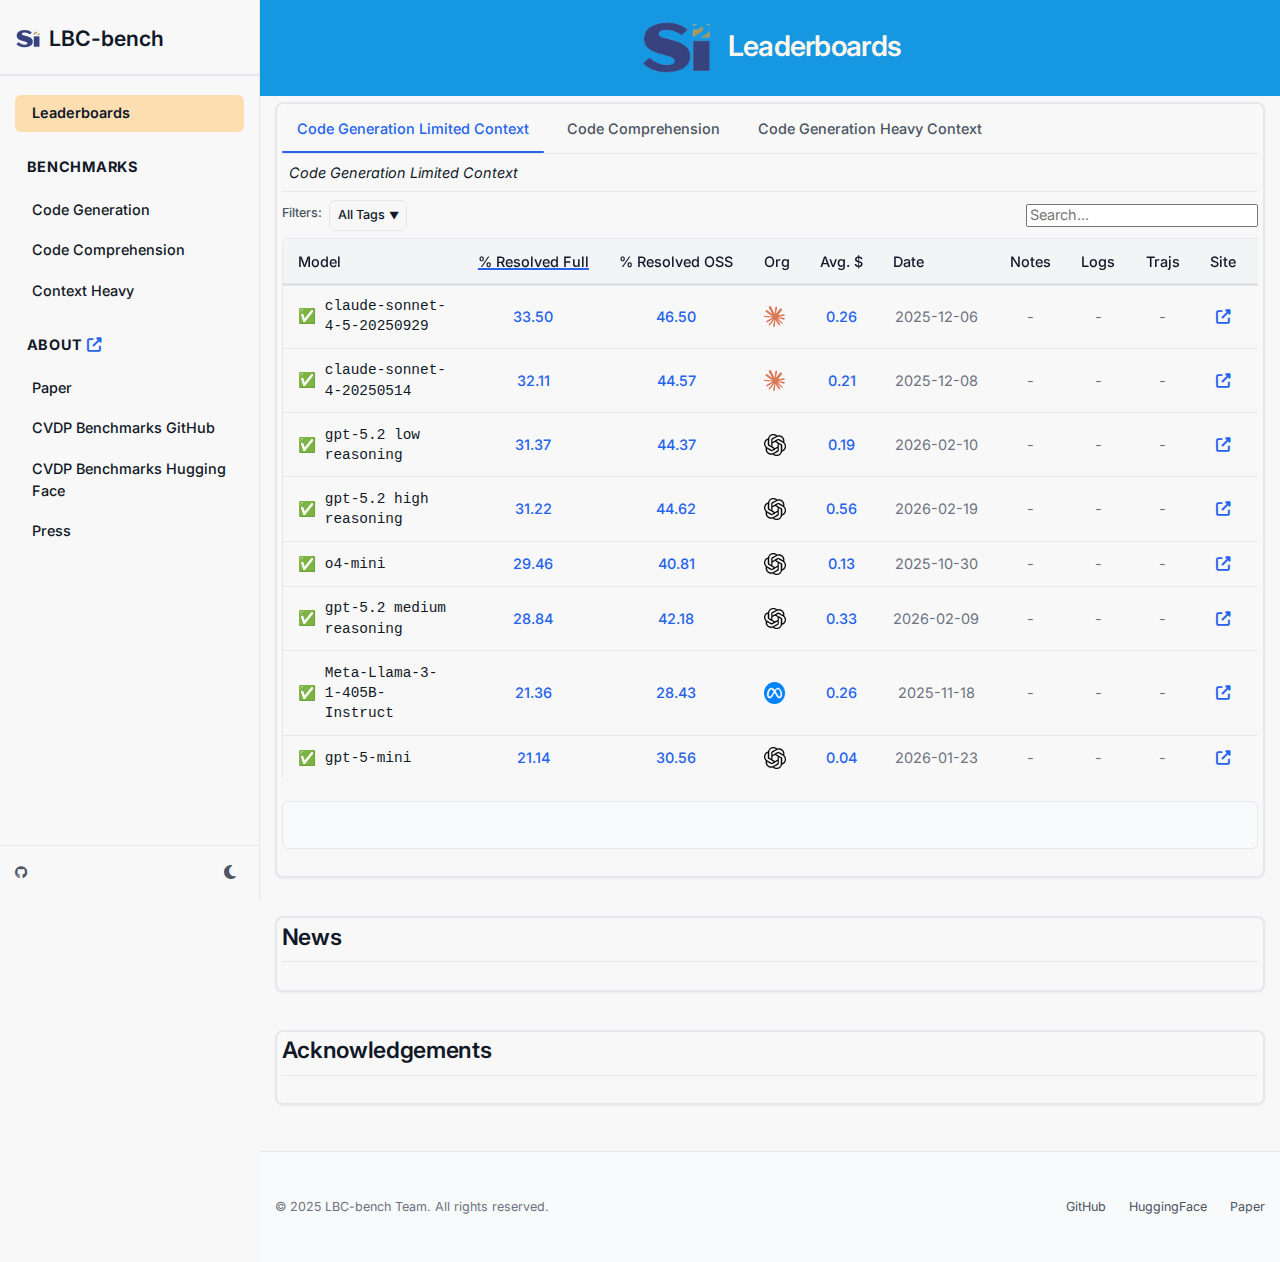
<file: index.html>
<!DOCTYPE html>
<html lang="en">
<head>
    <meta charset="UTF-8">
    <meta name="viewport" content="width=device-width, initial-scale=1.0">
    <title>LBC-bench Leaderboards</title>
    <link rel="stylesheet" href="css/main.css">
    <link rel="stylesheet" href="https://cdnjs.cloudflare.com/ajax/libs/font-awesome/6.2.0/css/all.min.css">

    <script>
      // Initialize theme immediately to prevent flash
      (function() {
        const storedTheme = localStorage.getItem('theme');
        const prefersDark = window.matchMedia('(prefers-color-scheme: dark)').matches;
        if (storedTheme === 'dark' || (!storedTheme && prefersDark)) {
          document.documentElement.classList.add('dark-mode');
        }
      })();
    </script>
    
    
    <link rel="icon" href="favicon.ico" type="image/x-icon">

</head>
<body>
    <div class="sidebar-overlay"></div>
<header class="mobile-header">
    <a href="/" class="mobile-logo"><img src="img/si2logo.png" alt="LBC-bench logo" class="sidebar-logo-icon">LBC-bench</a>
    <button class="sidebar-opener" aria-label="Open menu">
        <i class="fas fa-bars"></i>
    </button>
</header>

<aside class="sidebar">
    <div class="sidebar-header">
         <a href="/" class="sidebar-logo"><img src="img/si2logo.png" alt="LBC-bench logo" class="sidebar-logo-icon">LBC-bench</a>
         <button class="mobile-nav-toggle" aria-label="Close menu">
             <i class="fas fa-times"></i>
         </button>
    </div>
    <nav class="sidebar-nav">
        <ul>
            <li><a href="index.html" class="nav-link" data-page="index">Leaderboards</a></li>
            <li class="nav-section-title">Benchmarks</li>
            <li><a href="code_generation.html" class="nav-link" data-page="original">Code Generation</a></li>
            <li><a href="code_comprehension.html" class="nav-link" data-page="lite">Code Comprehension</a></li>
            <li><a href="context_heavy.html" class="nav-link" data-page="docs">Context Heavy</a></li>

            <li class="nav-section-title">About <i class="fas fa-external-link-alt"></i></li>
            <li><a href="https://arxiv.org/pdf/2506.14074" class="nav-link" target="_blank">Paper </a></li>
            <li><a href="https://github.com/NVlabs/cvdp_benchmark" class="nav-link" target="_blank">CVDP Benchmarks GitHub</a></li>
            <li><a href="https://huggingface.co/datasets/nvidia/cvdp-benchmark-dataset" class="nav-link" target="_blank">CVDP Benchmarks Hugging Face</a></li>
            <li><a href="https://www.businesswire.com/news/home/20250806010450/en/Si2-Announces-Creation-of-the-Si2-LLM-Benchmarking-Coalition" class="nav-link" target="_blank">
                Press</a>
            </li>
        </ul>
    </nav>
    <div class="sidebar-footer">
        <a href="https://github.com/si2org/lbc-bench.github.io" target="_blank" rel="noopener noreferrer">
            <i class="fab fa-github"></i>
        </a>
        &nbsp;
        <button id="theme-toggle" class="theme-toggle" aria-label="Toggle dark mode">
            <i class="fas fa-moon"></i>
        </button>
    </div>
</aside>
    
    <div class="main-content">
        
    <header class="page-header">
        <div class="container">
            <div class="header-logo-container">
                <h1>
                    <img src="img/si2logo.png" alt="LBC-bench Logo" class="header-logo-small">
                    Leaderboards
                </h1>
            </div>
        </div>
    </header>

    <section class="container">

        <div id="random-announcement"></div>

        <script>
            const random = Math.random();
            
            let announcementHTML;
            
            announcementHTML = ``;
            // Insert the selected announcement into the DOM
            document.getElementById('random-announcement').innerHTML = announcementHTML;
        </script>

        <div class="content-section" id="leaderboard">
            <div class="leaderboard-tabs">
                <div class="leaderboard-tab-list">
                    <button class="tablinks" data-leaderboard="code-generation-limited-context">Code Generation Limited Context</button>
                    <button class="tablinks" data-leaderboard="code-comprehension">Code Comprehension</button>
                    <button class="tablinks" data-leaderboard="code-generation-heavy-context">Code Generation Heavy Context</button>
                </div>
            </div>

            
    <script src="js/leaderboardFilters.js"></script>


<div class="mb-2 leaderboard-header-container">
    <div id="leaderboard-description-text">
        <!-- Dynamic text will be inserted here -->
    </div>
    <div class="filter-controls-group border-top pt-2">
        <div class="filter-title">Filters:</div>
        <div class="filter-buttons">
            <!-- Main Filters Dropdown -->
            <!--
            <div class="multiselect-container" id="main-filters">
                <button class="btn btn-sm btn-outline-secondary filter-toggle multiselect-toggle" type="button" title="Filter by system properties">
                    <span class="multiselect-summary">Open Scaffold</span>
                    <span class="multiselect-icon">▼</span>
                </button>
                <form class="multiselect-form">
                    <div class="multiselect-dropdown">
                        <div class="multiselect-options">
                        </div>
                    </div>
                </form>
            </div> -->

            <!-- Tags Dropdown -->
            <div class="multiselect-container" id="tag-filters">
                <button class="btn btn-sm btn-outline-secondary filter-toggle multiselect-toggle" type="button" title="Filter by tags">
                    <span class="multiselect-summary">All Tags</span>
                    <span class="multiselect-icon">▼</span>
                </button>
                <form class="multiselect-form">
                    <div class="multiselect-dropdown">
                        <div class="multiselect-options" id="tag-options-container">
                            <!-- Tag options will be dynamically populated here -->
                        </div>
                    </div>
                </form>
            </div>
        </div>

        <!-- Search -->
        <div class="leaderboard-search">
            <input type="input" id="leaderboard-search-input" placeholder="Search..." />
        </div>
    </div>
</div>

<!-- Container for dynamically loaded table content -->
<div id="leaderboard-container">
    <!-- Initial table will be loaded here -->
</div>

<script type="application/json" id="leaderboard-data">
    [{"name": "code-generation-limited-context", "results": [{"checked": true, "cost": 0.13, "date": "2025-10-30", "folder": "", "logo": ["./img/OpenAI_logo_symbol.png"], "logs": "", "name": "o4-mini", "release": "1.0.2", "resolved_full": 29.46, "resolved_oss": 40.81, "site": "https://si2.org", "tags": ["Open Source Tool: Icarus", "Commercial Tool: Xcelium", "Model: o4-mini", "Org: OpenAI", "Evaluation style: non-agentic", "Single turn: true"], "trajs": "", "warning": null}, {"checked": true, "cost": 0.03, "date": "2025-10-30", "folder": "", "logo": ["./img/OpenAI_logo_symbol.png"], "logs": "", "name": "gpt-4o-mini", "release": "1.0.2", "resolved_full": 16.76, "resolved_oss": 22.99, "site": "https://si2.org", "tags": ["Open Source Tool: Icarus", "Commercial Tool: Xcelium", "Model: gpt-4o-mini", "Org: OpenAI", "Evaluation style: non-agentic", "Single turn: true"], "trajs": "", "warning": null}, {"checked": true, "cost": 0.26, "date": "2025-11-18", "folder": "", "logo": ["./img/llama.png"], "logs": "", "name": "Meta-Llama-3-1-405B-Instruct", "release": "1.0.2", "resolved_full": 21.36, "resolved_oss": 28.43, "site": "https://si2.org", "tags": ["Open Source Tool: Icarus", "Commercial Tool: Xcelium", "Model: Meta-Llama-3-1-405B-Instruct", "Org: Meta", "Evaluation style: non-agentic", "Single turn: true"], "trajs": "", "warning": null}, {"checked": true, "cost": 0.04, "date": "2025-11-21", "folder": "", "logo": ["./img/llama.png"], "logs": "", "name": "Llama-3-3-70B-Instruct", "release": "1.0.2", "resolved_full": 16.64, "resolved_oss": 23.81, "site": "https://si2.org", "tags": ["Open Source Tool: Icarus", "Commercial Tool: Xcelium", "Model: Llama-3-3-70B-Instruct", "Org: Meta", "Evaluation style: non-agentic", "Single turn: true"], "trajs": "", "warning": null}, {"checked": true, "cost": 0.26, "date": "2025-12-06", "folder": "", "logo": ["./img/Claude_AI_symbol.svg"], "logs": "", "name": "claude-sonnet-4-5-20250929", "release": "1.0.2", "resolved_full": 33.5, "resolved_oss": 46.5, "site": "https://si2.org", "tags": ["Open Source Tool: Icarus", "Commercial Tool: Xcelium", "Model: claude-sonnet-4-5-20250929", "Org: Anthropic", "Evaluation style: non-agentic", "Single turn: true"], "trajs": "", "warning": null}, {"checked": true, "cost": 0.21, "date": "2025-12-08", "folder": "", "logo": ["./img/Claude_AI_symbol.svg"], "logs": "", "name": "claude-sonnet-4-20250514", "release": "1.0.2", "resolved_full": 32.11, "resolved_oss": 44.57, "site": "https://si2.org", "tags": ["Open Source Tool: Icarus", "Commercial Tool: Xcelium", "Model: claude-sonnet-4-20250514", "Org: Anthropic", "Evaluation style: non-agentic", "Single turn: true"], "trajs": "", "warning": null}, {"checked": true, "cost": 0.04, "date": "2026-01-23", "folder": "", "logo": ["./img/OpenAI_logo_symbol.png"], "logs": "", "name": "gpt-5-mini", "release": "1.0.2", "resolved_full": 21.14, "resolved_oss": 30.56, "site": "https://si2.org", "tags": ["Open Source Tool: Icarus", "Commercial Tool: Xcelium", "Model: gpt-5-mini", "Org: OpenAI", "Evaluation style: non-agentic", "Single turn: true"], "trajs": "", "warning": null}, {"checked": true, "cost": 0.33, "date": "2026-02-09", "folder": "", "logo": ["./img/OpenAI_logo_symbol.png"], "logs": "", "name": "gpt-5.2 medium reasoning", "release": "1.0.2", "resolved_full": 28.84, "resolved_oss": 42.18, "site": "https://si2.org", "tags": ["Open Source Tool: Icarus", "Commercial Tool: Xcelium", "Model: gpt-5.2 medium reasoning", "Org: OpenAI", "Evaluation style: non-agentic", "Single turn: true"], "trajs": "", "warning": null}, {"checked": true, "cost": 0.56, "date": "2026-02-19", "folder": "", "logo": ["./img/OpenAI_logo_symbol.png"], "logs": "", "name": "gpt-5.2 high reasoning", "release": "1.0.2", "resolved_full": 31.22, "resolved_oss": 44.62, "site": "https://si2.org", "tags": ["Open Source Tool: Icarus", "Commercial Tool: Xcelium", "Model: gpt-5.2 high reasoning", "Org: OpenAI", "Evaluation style: non-agentic", "Single turn: true"], "trajs": "", "warning": null}, {"checked": true, "cost": 0.19, "date": "2026-02-10", "folder": "", "logo": ["./img/OpenAI_logo_symbol.png"], "logs": "", "name": "gpt-5.2 low reasoning", "release": "1.0.2", "resolved_full": 31.37, "resolved_oss": 44.37, "site": "https://si2.org", "tags": ["Open Source Tool: Icarus", "Commercial Tool: Xcelium", "Model: gpt-5.2 low reasoning", "Org: OpenAI", "Evaluation style: non-agentic", "Single turn: true"], "trajs": "", "warning": null}, {"checked": false, "cost": null, "date": "2026-03-15", "folder": "", "logo": ["./img/gemini-color.png"], "logs": "", "name": "Gemini 3.1 Pro Preview", "release": "1.0.2", "resolved_full": null, "resolved_oss": 56.41, "site": "https://chinmayhegde.github.io/lab/", "tags": ["Open Source Tool: Icarus", "Commercial Tool: N/A", "Model: gemini-3.1-pro-preview", "Org: Google", "Evaluation style: non-agentic", "Single turn: true"], "trajs": "", "warning": null}, {"checked": false, "cost": null, "date": "2026-03-15", "folder": "", "logo": ["./img/Claude_AI_symbol.svg"], "logs": "", "name": "Claude Opus 4.6", "release": "1.0.2", "resolved_full": null, "resolved_oss": 47.11, "site": "https://chinmayhegde.github.io/lab/", "tags": ["Open Source Tool: Icarus", "Commercial Tool: N/A", "Model: claude-opus-4.6", "Org: Anthropic", "Evaluation style: non-agentic", "Single turn: true"], "trajs": "", "warning": null}, {"checked": false, "cost": null, "date": "2026-03-15", "folder": "", "logo": ["./img/Claude_AI_symbol.svg"], "logs": "", "name": "Claude Sonnet 4.6", "release": "1.0.2", "resolved_full": null, "resolved_oss": 44.77, "site": "https://chinmayhegde.github.io/lab/", "tags": ["Open Source Tool: Icarus", "Commercial Tool: N/A", "Model: claude-sonnet-4.6", "Org: Anthropic", "Evaluation style: non-agentic", "Single turn: true"], "trajs": "", "warning": null}, {"checked": false, "cost": null, "date": "2026-03-15", "folder": "", "logo": ["./img/OpenAI_logo_symbol.png"], "logs": "", "name": "GPT-5.3 Codex", "release": "1.0.2", "resolved_full": null, "resolved_oss": 48.12, "site": "https://chinmayhegde.github.io/lab/", "tags": ["Open Source Tool: Icarus", "Commercial Tool: N/A", "Model: gpt-5.3-codex", "Org: OpenAI", "Evaluation style: non-agentic", "Single turn: true"], "trajs": "", "warning": null}, {"checked": false, "cost": null, "date": "2026-03-15", "folder": "", "logo": ["./img/gemini-color.png"], "logs": "", "name": "Gemini 2.5 Pro", "release": "1.0.2", "resolved_full": null, "resolved_oss": 33.86, "site": "https://chinmayhegde.github.io/lab/", "tags": ["Open Source Tool: Icarus", "Commercial Tool: N/A", "Model: gemini-2.5-pro", "Org: Google", "Evaluation style: non-agentic", "Single turn: true"], "trajs": "", "warning": null}, {"checked": false, "cost": null, "date": "2026-03-15", "folder": "", "logo": ["/img/Kimi-logo-2025.png"], "logs": "", "name": "Kimi K2.5", "release": "1.0.2", "resolved_full": null, "resolved_oss": 44.25, "site": "https://chinmayhegde.github.io/lab/", "tags": ["Open Source Tool: Icarus", "Commercial Tool: N/A", "Model: kimi-k2.5", "Org: Moonshot AI", "Evaluation style: non-agentic", "Single turn: true"], "trajs": "", "warning": null}, {"checked": false, "cost": null, "date": "2026-03-15", "folder": "", "logo": ["./img/MiniMax.png"], "logs": "", "name": "MiniMax M2.5", "release": "1.0.2", "resolved_full": null, "resolved_oss": 30.84, "site": "https://chinmayhegde.github.io/lab/", "tags": ["Open Source Tool: Icarus", "Commercial Tool: N/A", "Model: minimax-m2.5", "Org: MiniMax", "Evaluation style: non-agentic", "Single turn: true"], "trajs": "", "warning": null}]}, {"name": "code-comprehension", "results": [{"checked": true, "cost": 0.13, "date": "2025-11-10", "folder": "", "logo": ["./img/OpenAI_logo_symbol.png"], "logs": "", "name": "o4-mini ", "release": "1.0.2", "resolved_full": 74.91, "resolved_oss": 74.91, "site": "https://si2.org", "tags": ["Open Source Tool: N/A", "Commercial Tool: N/A", "Model: o4-mini", "Org: OpenAI", "Evaluation style: non-agentic", "Single turn: true"], "trajs": "", "warning": null}, {"checked": true, "cost": 0.03, "date": "2025-11-10", "folder": "", "logo": ["./img/OpenAI_logo_symbol.png"], "logs": "", "name": "gpt-4o-mini", "release": "1.0.2", "resolved_full": 68.55, "resolved_oss": 68.55, "site": "https://si2.org", "tags": ["Open Source Tool: N/A", "Commercial Tool: N/A", "Model: gpt-4o-mini", "Org: OpenAI", "Evaluation style: non-agentic", "Single turn: true"], "trajs": "", "warning": null}, {"checked": true, "cost": 0.26, "date": "2025-11-18", "folder": "", "logo": ["./img/llama.png"], "logs": "", "name": "Meta-Llama-3-1-405B-Instruct", "release": "1.0.2", "resolved_full": 56.82, "resolved_oss": 56.82, "site": "https://si2.org", "tags": ["Open Source Tool: N/A", "Commercial Tool: N/A", "Model: Meta-Llama-3-1-405B-Instruct", "Org: Meta", "Evaluation style: non-agentic", "Single turn: true"], "trajs": "", "warning": null}, {"checked": true, "cost": 0.04, "date": "2025-11-21", "folder": "", "logo": ["./img/llama.png"], "logs": "", "name": "Llama-3.3-70B-Instruct", "release": "1.0.2", "resolved_full": 62.2, "resolved_oss": 62.2, "site": "https://si2.org", "tags": ["Open Source Tool: N/A", "Commercial Tool: N/A", "Model: Llama-3-3-70B-Instruct", "Org: Meta", "Evaluation style: non-agentic", "Single turn: true"], "trajs": "", "warning": null}, {"checked": true, "cost": 0.26, "date": "2025-12-06", "folder": "", "logo": ["./img/Claude_AI_symbol.svg"], "logs": "", "name": "claude-sonnet-4-5-20250929", "release": "1.0.2", "resolved_full": 67.22, "resolved_oss": 67.22, "site": "https://si2.org", "tags": ["Open Source Tool: N/A", "Commercial Tool: N/A", "Model: claude-sonnet-4-5-20250929", "Org: Anthropic", "Evaluation style: non-agentic", "Single turn: true"], "trajs": "", "warning": null}, {"checked": true, "cost": 0.21, "date": "2025-12-08", "folder": "", "logo": ["./img/Claude_AI_symbol.svg"], "logs": "", "name": "claude-sonnet-4-20250514", "release": "1.0.2", "resolved_full": 70.83, "resolved_oss": 70.83, "site": "https://si2.org", "tags": ["Open Source Tool: N/A", "Commercial Tool: N/A", "Model: claude-sonnet-4-20250514", "Org: Anthropic", "Evaluation style: non-agentic", "Single turn: true"], "trajs": "", "warning": null}, {"checked": true, "cost": 0.04, "date": "2026-01-23", "folder": "", "logo": ["./img/OpenAI_logo_symbol.png"], "logs": "", "name": "gpt-5-mini", "release": "1.0.2", "resolved_full": 72.0, "resolved_oss": 72.0, "site": "https://si2.org", "tags": ["Open Source Tool: N/A", "Commercial Tool: N/A", "Model: gpt-5-mini", "Org: OpenAI", "Evaluation style: non-agentic", "Single turn: true"], "trajs": "", "warning": null}, {"checked": true, "cost": 0.33, "date": "2026-02-09", "folder": "", "logo": ["./img/OpenAI_logo_symbol.png"], "logs": "", "name": "gpt-5.2 medium reasoning", "release": "1.0.2", "resolved_full": 74.57, "resolved_oss": 74.57, "site": "https://si2.org", "tags": ["Open Source Tool: N/A", "Commercial Tool: N/A", "Model: gpt-5.2 medium reasoning", "Org: OpenAI", "Evaluation style: non-agentic", "Single turn: true"], "trajs": "", "warning": null}, {"checked": true, "cost": 0.19, "date": "2026-02-10", "folder": "", "logo": ["./img/OpenAI_logo_symbol.png"], "logs": "", "name": "gpt-5.2 low reasoning", "release": "1.0.2", "resolved_full": 74.37, "resolved_oss": 74.37, "site": "https://si2.org", "tags": ["Open Source Tool: N/A", "Commercial Tool: N/A", "Model: gpt-5.2 low reasoning", "Org: OpenAI", "Evaluation style: non-agentic", "Single turn: true"], "trajs": "", "warning": null}, {"checked": true, "cost": 0.56, "date": "2026-02-19", "folder": "", "logo": ["./img/OpenAI_logo_symbol.png"], "logs": "", "name": "gpt-5.2 high reasoning", "release": "1.0.2", "resolved_full": 75.46, "resolved_oss": 75.46, "site": "https://si2.org", "tags": ["Open Source Tool: N/A", "Commercial Tool: N/A", "Model: gpt-5.2 high reasoning", "Org: OpenAI", "Evaluation style: non-agentic", "Single turn: true"], "trajs": "", "warning": null}]}, {"name": "code-generation-heavy-context", "results": []}]
</script>

<script type="application/json" id="leaderboard-tags-data">
    {"code-comprehension": ["Commercial Tool: N/A", "Evaluation style: non-agentic", "Model: Llama-3-3-70B-Instruct", "Model: Meta-Llama-3-1-405B-Instruct", "Model: claude-sonnet-4-20250514", "Model: claude-sonnet-4-5-20250929", "Model: gpt-4o-mini", "Model: gpt-5-mini", "Model: gpt-5.2 high reasoning", "Model: gpt-5.2 low reasoning", "Model: gpt-5.2 medium reasoning", "Model: o4-mini", "Open Source Tool: N/A", "Org: Anthropic", "Org: Meta", "Org: OpenAI", "Single turn: true"], "code-generation-heavy-context": [], "code-generation-limited-context": ["Commercial Tool: N/A", "Commercial Tool: Xcelium", "Evaluation style: non-agentic", "Model: Llama-3-3-70B-Instruct", "Model: Meta-Llama-3-1-405B-Instruct", "Model: claude-opus-4.6", "Model: claude-sonnet-4-20250514", "Model: claude-sonnet-4-5-20250929", "Model: claude-sonnet-4.6", "Model: gemini-2.5-pro", "Model: gemini-3.1-pro-preview", "Model: gpt-4o-mini", "Model: gpt-5-mini", "Model: gpt-5.2 high reasoning", "Model: gpt-5.2 low reasoning", "Model: gpt-5.2 medium reasoning", "Model: gpt-5.3-codex", "Model: kimi-k2.5", "Model: minimax-m2.5", "Model: o4-mini", "Open Source Tool: Icarus", "Org: Anthropic", "Org: Google", "Org: Meta", "Org: MiniMax", "Org: Moonshot AI", "Org: OpenAI", "Single turn: true"]}
</script>

<div class="leaderboard-notes">
</div>
        </div>
    </section>

    <section class="container">
        <div class="content-section" id="news">
            <h2 class="content-section-title">News</h2>
            <ul>
            </ul>
        </div>
    </section>

    <section class="container">
        <div class="content-section" id="about">
            <h2 class="content-section-title">Acknowledgements</h2>
        </div>
    </section>

        
        <footer class="footer">
            <div class="container">
                <div class="footer-content">
                    <div class="footer-copyright">
                        &copy; 2025 LBC-bench Team. All rights reserved.
                    </div>
                    <div class="footer-links">
                        <a href="https://github.com/si2org/lbc-bench.github.io" target="_blank">GitHub</a>
                        <a href="https://huggingface.co/datasets/nvidia/cvdp-benchmark-dataset" target="_blank">HuggingFace</a>
                        <a href="https://arxiv.org/pdf/2506.14074" target="_blank">Paper</a>
                    </div>
                </div>
            </div>
        </footer>
    </div>

    <!-- Common JS files -->
    <script src="js/mainResults.js"></script>
    <script src="js/citation.js"></script>
    <script src="js/citationFormat.js"></script>
    
    <script src="js/tableByYear.js"></script>
    <script src="js/tableByRepo.js"></script>


    <script>
        function initTheme() {
            const themeToggle = document.getElementById('theme-toggle');
            const prefersDarkScheme = window.matchMedia('(prefers-color-scheme: dark)');
            const storedTheme = localStorage.getItem('theme');
            
            if (storedTheme === 'dark' || (!storedTheme && prefersDarkScheme.matches)) {
                document.body.classList.add('dark-mode');
            }
            
            if (themeToggle) {
                themeToggle.addEventListener('click', () => {
                    document.body.classList.toggle('dark-mode');
                    
                    const isDarkMode = document.body.classList.contains('dark-mode');
                    localStorage.setItem('theme', isDarkMode ? 'dark' : 'light');
                });
            }
            
            prefersDarkScheme.addEventListener('change', (e) => {
                if (!localStorage.getItem('theme')) {
                    if (e.matches) {
                        document.body.classList.add('dark-mode');
                    } else {
                        document.body.classList.remove('dark-mode');
                    }
                }
            });
        }
        
        document.addEventListener('DOMContentLoaded', function() {
            initTheme();
            
            const currentPath = window.location.pathname;
            const currentPage = currentPath.split('/').pop().split('.')[0] || 'index';
            
            const navLinks = document.querySelectorAll('.nav-link');
            navLinks.forEach(link => {
                const linkPage = link.getAttribute('data-page');
                if (linkPage === currentPage) {
                    link.classList.add('active');
                }
                
                if (currentPage === 'index' && window.location.hash) {
                    const currentHash = window.location.hash.substring(1);
                    if (linkPage === currentHash) {
                        link.classList.add('active');
                    }
                }
            });
            
            const sidebarOpener = document.querySelector('.sidebar-opener');
            const sidebarCloser = document.querySelector('.sidebar .mobile-nav-toggle');
            const sidebar = document.querySelector('.sidebar');
            const overlay = document.querySelector('.sidebar-overlay');
            
            if ((sidebarOpener || sidebarCloser) && sidebar && overlay) {
                function toggleMenu() {
                    sidebar.classList.toggle('open');
                    overlay.classList.toggle('active');
                }
                
                function openMenu() {
                    sidebar.classList.add('open');
                    overlay.classList.add('active');
                }
                
                function closeMenu() {
                    sidebar.classList.remove('open');
                    overlay.classList.remove('active');
                }
                
                if (sidebarOpener) {
                    sidebarOpener.addEventListener('click', function(e) {
                        e.preventDefault();
                        openMenu();
                    });
                }
                
                if (sidebarCloser) {
                    sidebarCloser.addEventListener('click', function(e) {
                        e.preventDefault();
                        closeMenu();
                    });
                }
                
                overlay.addEventListener('click', function(e) {
                    e.preventDefault();
                    closeMenu();
                });
                
                navLinks.forEach(link => {
                    link.addEventListener('click', () => {
                        if (sidebar.classList.contains('open')) {
                            closeMenu();
                        }
                    });
                });
                
                document.addEventListener('keydown', function(e) {
                    if (e.key === 'Escape' && sidebar.classList.contains('open')) {
                        closeMenu();
                    }
                });
            }
        });
    </script>

    

</body>
</html>
</file>
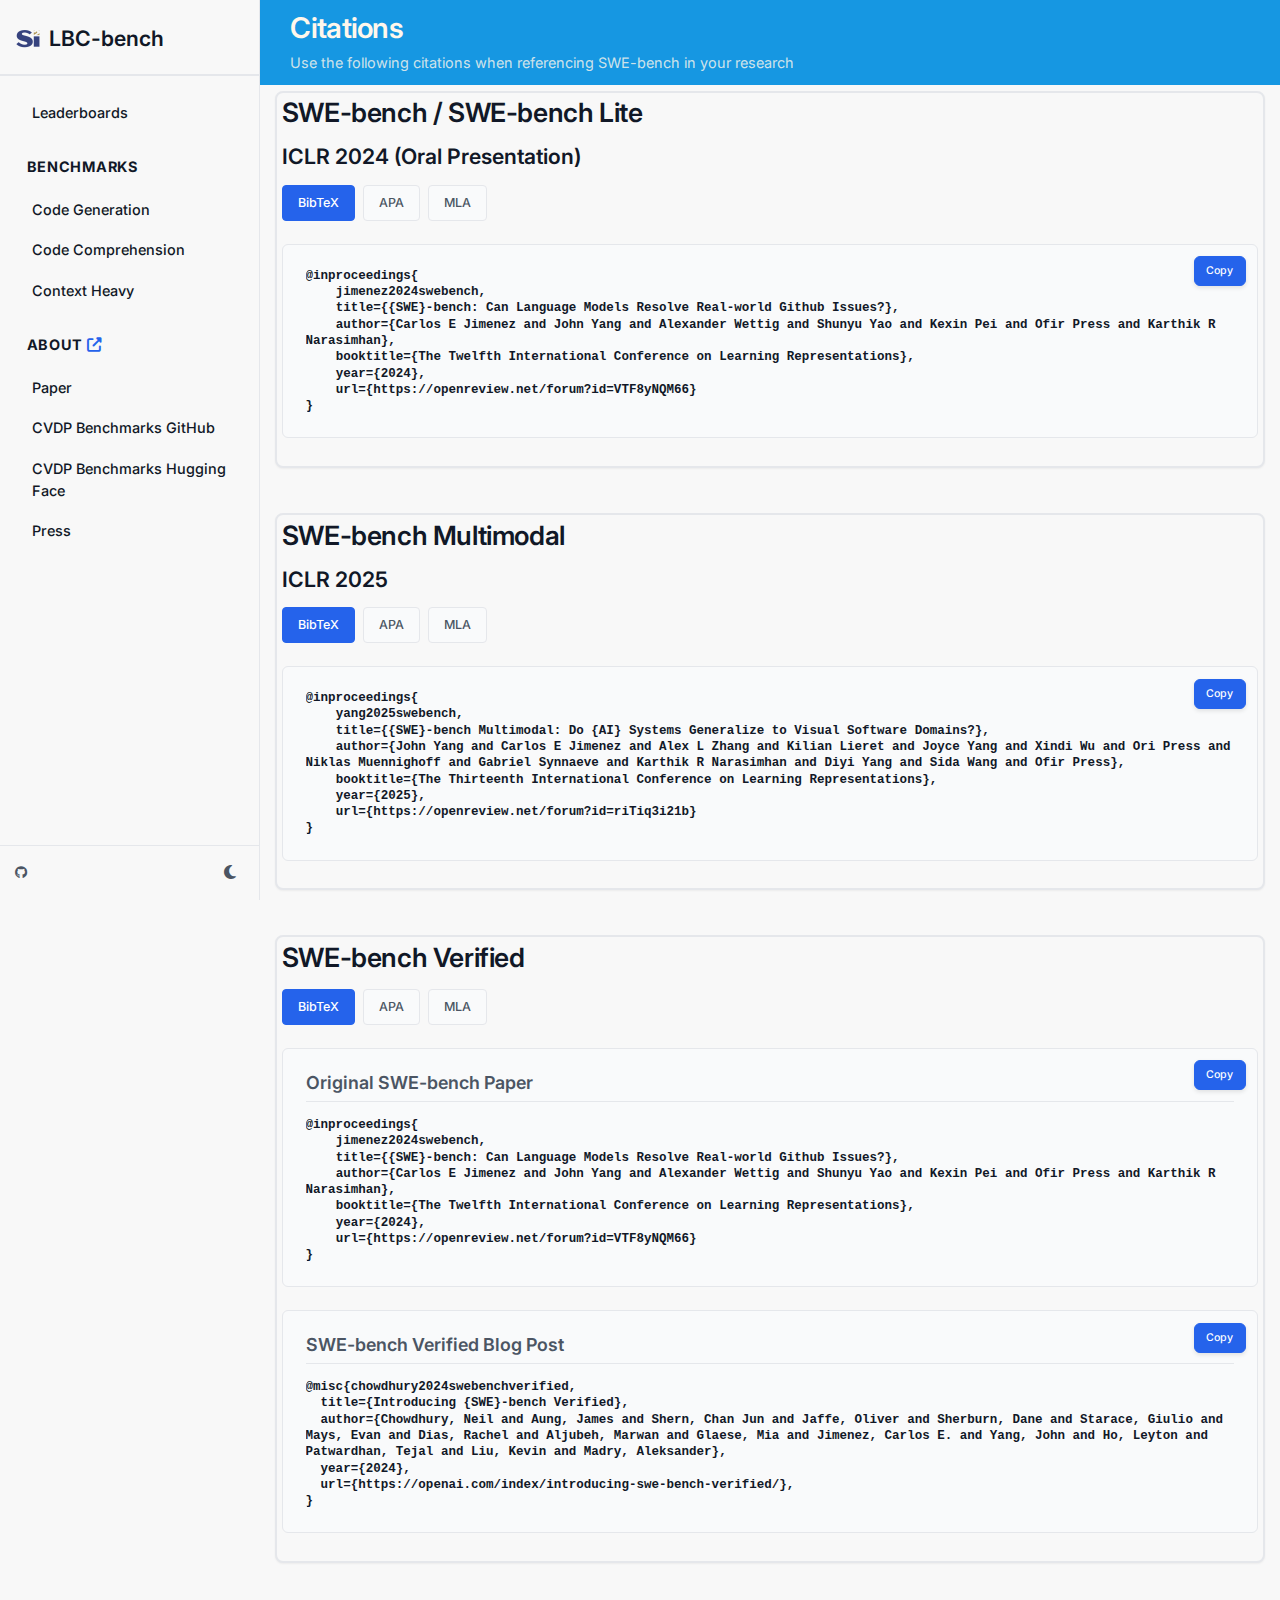
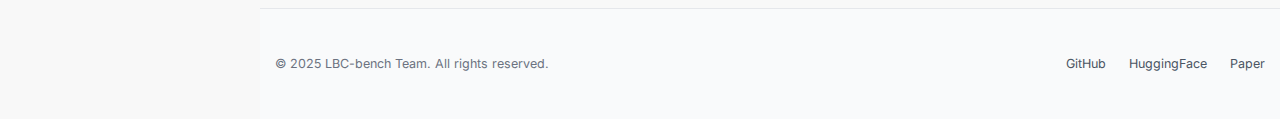
<file: citations.html>
<!DOCTYPE html>
<html lang="en">
<head>
    <meta charset="UTF-8">
    <meta name="viewport" content="width=device-width, initial-scale=1.0">
    <title>SWE-bench Citations</title>
    <link rel="stylesheet" href="css/main.css">
    <link rel="stylesheet" href="https://cdnjs.cloudflare.com/ajax/libs/font-awesome/6.2.0/css/all.min.css">

    <script>
      // Initialize theme immediately to prevent flash
      (function() {
        const storedTheme = localStorage.getItem('theme');
        const prefersDark = window.matchMedia('(prefers-color-scheme: dark)').matches;
        if (storedTheme === 'dark' || (!storedTheme && prefersDark)) {
          document.documentElement.classList.add('dark-mode');
        }
      })();
    </script>
    
    
    <link rel="icon" href="favicon.ico" type="image/x-icon">

</head>
<body>
    <div class="sidebar-overlay"></div>
<header class="mobile-header">
    <a href="/" class="mobile-logo"><img src="img/si2logo.png" alt="LBC-bench logo" class="sidebar-logo-icon">LBC-bench</a>
    <button class="sidebar-opener" aria-label="Open menu">
        <i class="fas fa-bars"></i>
    </button>
</header>

<aside class="sidebar">
    <div class="sidebar-header">
         <a href="/" class="sidebar-logo"><img src="img/si2logo.png" alt="LBC-bench logo" class="sidebar-logo-icon">LBC-bench</a>
         <button class="mobile-nav-toggle" aria-label="Close menu">
             <i class="fas fa-times"></i>
         </button>
    </div>
    <nav class="sidebar-nav">
        <ul>
            <li><a href="index.html" class="nav-link" data-page="index">Leaderboards</a></li>
            <li class="nav-section-title">Benchmarks</li>
            <li><a href="code_generation.html" class="nav-link" data-page="original">Code Generation</a></li>
            <li><a href="code_comprehension.html" class="nav-link" data-page="lite">Code Comprehension</a></li>
            <li><a href="context_heavy.html" class="nav-link" data-page="docs">Context Heavy</a></li>

            <li class="nav-section-title">About <i class="fas fa-external-link-alt"></i></li>
            <li><a href="https://arxiv.org/pdf/2506.14074" class="nav-link" target="_blank">Paper </a></li>
            <li><a href="https://github.com/NVlabs/cvdp_benchmark" class="nav-link" target="_blank">CVDP Benchmarks GitHub</a></li>
            <li><a href="https://huggingface.co/datasets/nvidia/cvdp-benchmark-dataset" class="nav-link" target="_blank">CVDP Benchmarks Hugging Face</a></li>
            <li><a href="https://www.businesswire.com/news/home/20250806010450/en/Si2-Announces-Creation-of-the-Si2-LLM-Benchmarking-Coalition" class="nav-link" target="_blank">
                Press</a>
            </li>
        </ul>
    </nav>
    <div class="sidebar-footer">
        <a href="https://github.com/si2org/lbc-bench.github.io" target="_blank" rel="noopener noreferrer">
            <i class="fab fa-github"></i>
        </a>
        &nbsp;
        <button id="theme-toggle" class="theme-toggle" aria-label="Toggle dark mode">
            <i class="fas fa-moon"></i>
        </button>
    </div>
</aside>
    
    <div class="main-content">
        
    <header class="page-header">
        <div class="container">
            <h1>Citations</h1>
            <p>Use the following citations when referencing SWE-bench in your research</p>
        </div>
    </header>

    <section class="container">
        <div class="content-section citation-section">
            <h2>SWE-bench / SWE-bench Lite</h2>
            <h3>ICLR 2024 (Oral Presentation)</h3>
            <div class="citation-type">
                <button class="citation-format-btn active" data-format="bibtex" data-target="original-citation">BibTeX</button>
                <button class="citation-format-btn" data-format="apa" data-target="original-citation">APA</button>
                <button class="citation-format-btn" data-format="mla" data-target="original-citation">MLA</button>
            </div>
            <div class="citation-container" id="original-citation-bibtex">
                <button class="copy-btn">Copy</button>
                <pre>@inproceedings{
    jimenez2024swebench,
    title={{SWE}-bench: Can Language Models Resolve Real-world Github Issues?},
    author={Carlos E Jimenez and John Yang and Alexander Wettig and Shunyu Yao and Kexin Pei and Ofir Press and Karthik R Narasimhan},
    booktitle={The Twelfth International Conference on Learning Representations},
    year={2024},
    url={https://openreview.net/forum?id=VTF8yNQM66}
}</pre>
            </div>
            
            <div class="citation-container" id="original-citation-apa">
                <button class="copy-btn">Copy</button>
                <pre>Jimenez, C. E., Yang, J., Wettig, A., Yao, S., Pei, K., Press, O., & Narasimhan, K. R. (2024). SWE-bench: Can Language Models Resolve Real-world Github Issues? In The Twelfth International Conference on Learning Representations. https://openreview.net/forum?id=VTF8yNQM66</pre>
            </div>
            
            <div class="citation-container" id="original-citation-mla">
                <button class="copy-btn">Copy</button>
                <pre>Jimenez, Carlos E., et al. "SWE-bench: Can Language Models Resolve Real-world Github Issues?" The Twelfth International Conference on Learning Representations, 2024.</pre>
            </div>
        </div>
    </section>

    <section class="container">
        <div class="content-section citation-section">
            <h2>SWE-bench Multimodal</h2>
            <h3>ICLR 2025</h3>
            <div class="citation-type">
                <button class="citation-format-btn active" data-format="bibtex" data-target="multimodal-citation">BibTeX</button>
                <button class="citation-format-btn" data-format="apa" data-target="multimodal-citation">APA</button>
                <button class="citation-format-btn" data-format="mla" data-target="multimodal-citation">MLA</button>
            </div>
            
            <div class="citation-container" id="multimodal-citation-bibtex">
                <button class="copy-btn">Copy</button>
                <pre>@inproceedings{
    yang2025swebench,
    title={{SWE}-bench Multimodal: Do {AI} Systems Generalize to Visual Software Domains?},
    author={John Yang and Carlos E Jimenez and Alex L Zhang and Kilian Lieret and Joyce Yang and Xindi Wu and Ori Press and Niklas Muennighoff and Gabriel Synnaeve and Karthik R Narasimhan and Diyi Yang and Sida Wang and Ofir Press},
    booktitle={The Thirteenth International Conference on Learning Representations},
    year={2025},
    url={https://openreview.net/forum?id=riTiq3i21b}
}</pre>
            </div>
            
            <div class="citation-container" id="multimodal-citation-apa">
                <button class="copy-btn">Copy</button>
                <pre>Yang, J., Jimenez, C. E., Zhang, A. L., Lieret, K., Yang, J., Wu, X., Press, O., Muennighoff, N., Synnaeve, G., Narasimhan, K. R., Yang, D., Wang, S., & Press, O. (2025). SWE-bench Multimodal: Do AI Systems Generalize to Visual Software Domains? In The Thirteenth International Conference on Learning Representations. https://openreview.net/forum?id=riTiq3i21b</pre>
            </div>
            
            <div class="citation-container" id="multimodal-citation-mla">
                <button class="copy-btn">Copy</button>
                <pre>Yang, John, et al. "SWE-bench Multimodal: Do AI Systems Generalize to Visual Software Domains?" The Thirteenth International Conference on Learning Representations, 2025.</pre>
            </div>
        </div>
    </section>

    <section class="container">
        <div class="content-section citation-section">
            <h2>SWE-bench Verified</h2>     
            <div class="citation-type">
                <button class="citation-format-btn active" data-format="bibtex" data-target="verified-citation">BibTeX</button>
                <button class="citation-format-btn" data-format="apa" data-target="verified-citation">APA</button>
                <button class="citation-format-btn" data-format="mla" data-target="verified-citation">MLA</button>
            </div>
            
            <div class="citation-container" id="verified-citation-bibtex">
                <h3>Original SWE-bench Paper</h3>
                <button class="copy-btn">Copy</button>
                <pre>@inproceedings{
    jimenez2024swebench,
    title={{SWE}-bench: Can Language Models Resolve Real-world Github Issues?},
    author={Carlos E Jimenez and John Yang and Alexander Wettig and Shunyu Yao and Kexin Pei and Ofir Press and Karthik R Narasimhan},
    booktitle={The Twelfth International Conference on Learning Representations},
    year={2024},
    url={https://openreview.net/forum?id=VTF8yNQM66}
}</pre>
            </div>
            
            <div class="citation-container display-none" id="verified-citation-apa">
                <h3>Original SWE-bench Paper</h3>
                <button class="copy-btn">Copy</button>
                <pre>Jimenez, C. E., Yang, J., Wettig, A., Yao, S., Pei, K., Press, O., & Narasimhan, K. R. (2024). SWE-bench: Can Language Models Resolve Real-world Github Issues? In The Twelfth International Conference on Learning Representations. https://openreview.net/forum?id=VTF8yNQM66</pre>
            </div>
            
            <div class="citation-container display-none" id="verified-citation-mla">
                <h3>Original SWE-bench Paper</h3>
                <button class="copy-btn">Copy</button>
                <pre>Jimenez, Carlos E., et al. "SWE-bench: Can Language Models Resolve Real-world Github Issues?" The Twelfth International Conference on Learning Representations, 2024.</pre>
            </div>
            
            <div class="citation-container" id="verified-citation-blog-bibtex">
                <h3>SWE-bench Verified Blog Post</h3>
                <button class="copy-btn">Copy</button>
                <pre>@misc{chowdhury2024swebenchverified,
  title={Introducing {SWE}-bench Verified},
  author={Chowdhury, Neil and Aung, James and Shern, Chan Jun and Jaffe, Oliver and Sherburn, Dane and Starace, Giulio and Mays, Evan and Dias, Rachel and Aljubeh, Marwan and Glaese, Mia and Jimenez, Carlos E. and Yang, John and Ho, Leyton and Patwardhan, Tejal and Liu, Kevin and Madry, Aleksander},
  year={2024},
  url={https://openai.com/index/introducing-swe-bench-verified/},
}</pre>
            </div>
            
            <div class="citation-container display-none" id="verified-citation-blog-apa">
                <h3>SWE-bench Verified Blog Post</h3>
                <button class="copy-btn">Copy</button>
                <pre>Chowdhury, N., Aung, J., Shern, C. J., Jaffe, O., Sherburn, D., Starace, G., Mays, E., Dias, R., Aljubeh, M., Glaese, M., Jimenez, C. E., Yang, J., Ho, L., Patwardhan, T., Liu, K., & Madry, A. (2024). Introducing SWE-bench Verified. https://openai.com/index/introducing-swe-bench-verified/</pre>
            </div>
            
            <div class="citation-container display-none" id="verified-citation-blog-mla">
                <h3>SWE-bench Verified Blog Post</h3>
                <button class="copy-btn">Copy</button>
                <pre>Chowdhury, Neil, et al. "Introducing SWE-bench Verified." OpenAI, 2024, https://openai.com/index/introducing-swe-bench-verified/.</pre>
            </div>
        </div>
    </section>


        
        <footer class="footer">
            <div class="container">
                <div class="footer-content">
                    <div class="footer-copyright">
                        &copy; 2025 LBC-bench Team. All rights reserved.
                    </div>
                    <div class="footer-links">
                        <a href="https://github.com/si2org/lbc-bench.github.io" target="_blank">GitHub</a>
                        <a href="https://huggingface.co/datasets/nvidia/cvdp-benchmark-dataset" target="_blank">HuggingFace</a>
                        <a href="https://arxiv.org/pdf/2506.14074" target="_blank">Paper</a>
                    </div>
                </div>
            </div>
        </footer>
    </div>

    <dialog id="popup" class="card">
    <p id="popup-content" class="text-secondary" style="white-space: pre-line;"></p>
    <form method="dialog" style="text-align: center;">
        <button>Close</button>
    </form>
    </dialog>

    <script>
        function openPopup(el) {
        const dialog = document.getElementById('popup');
        const content = document.getElementById('popup-content');

        content.textContent = el.dataset.popupText;
        dialog.showModal();
    }
    </script>

    <!-- Common JS files -->
    <script src="js/mainResults.js"></script>
    <script src="js/citation.js"></script>
    <script src="js/citationFormat.js"></script>
    
    <!-- Page-specific JS files will be injected here -->
    

    <script>
        function initTheme() {
            const themeToggle = document.getElementById('theme-toggle');
            const prefersDarkScheme = window.matchMedia('(prefers-color-scheme: dark)');
            const storedTheme = localStorage.getItem('theme');
            
            if (storedTheme === 'dark' || (!storedTheme && prefersDarkScheme.matches)) {
                document.documentElement.classList.add('dark-mode');
            }
            
            if (themeToggle) {
                themeToggle.addEventListener('click', () => {
                    document.documentElement.classList.toggle('dark-mode');
                    
                    const isDarkMode = document.documentElement.classList.contains('dark-mode');
                    localStorage.setItem('theme', isDarkMode ? 'dark' : 'light');
                });
            }
            
            prefersDarkScheme.addEventListener('change', (e) => {
                if (!localStorage.getItem('theme')) {
                    if (e.matches) {
                        document.documentElement.classList.add('dark-mode');
                    } else {
                        document.documentElement.classList.remove('dark-mode');
                    }
                }
            });
        }
        
        document.addEventListener('DOMContentLoaded', function() {
            initTheme();
            
            const currentPath = window.location.pathname;
            const currentPage = currentPath.split('/').pop().split('.')[0] || 'index';
            
            const navLinks = document.querySelectorAll('.nav-link');
            navLinks.forEach(link => {
                const linkPage = link.getAttribute('data-page');
                if (linkPage === currentPage) {
                    link.classList.add('active');
                }
                
                if (currentPage === 'index' && window.location.hash) {
                    const currentHash = window.location.hash.substring(1);
                    if (linkPage === currentHash) {
                        link.classList.add('active');
                    }
                }
            });
            
            const sidebarOpener = document.querySelector('.sidebar-opener');
            const sidebarCloser = document.querySelector('.sidebar .mobile-nav-toggle');
            const sidebar = document.querySelector('.sidebar');
            const overlay = document.querySelector('.sidebar-overlay');
            
            if ((sidebarOpener || sidebarCloser) && sidebar && overlay) {
                function toggleMenu() {
                    sidebar.classList.toggle('open');
                    overlay.classList.toggle('active');
                }
                
                function openMenu() {
                    sidebar.classList.add('open');
                    overlay.classList.add('active');
                }
                
                function closeMenu() {
                    sidebar.classList.remove('open');
                    overlay.classList.remove('active');
                }
                
                if (sidebarOpener) {
                    sidebarOpener.addEventListener('click', function(e) {
                        e.preventDefault();
                        openMenu();
                    });
                }
                
                if (sidebarCloser) {
                    sidebarCloser.addEventListener('click', function(e) {
                        e.preventDefault();
                        closeMenu();
                    });
                }
                
                overlay.addEventListener('click', function(e) {
                    e.preventDefault();
                    closeMenu();
                });
                
                navLinks.forEach(link => {
                    link.addEventListener('click', () => {
                        if (sidebar.classList.contains('open')) {
                            closeMenu();
                        }
                    });
                });
                
                document.addEventListener('keydown', function(e) {
                    if (e.key === 'Escape' && sidebar.classList.contains('open')) {
                        closeMenu();
                    }
                });
            }
        });
    </script>

    
<script>
    document.addEventListener('DOMContentLoaded', function() {
        // Add styles for citation section h3 headings
        const style = document.createElement('style');
        style.textContent = `
            .citation-container h3 {
                margin-top: 0;
                margin-bottom: 1rem;
                font-size: var(--text-lg);
                color: var(--color-text-secondary);
                border-bottom: 1px solid var(--color-border);
                padding-bottom: 0.5rem;
            }
        `;
        document.head.appendChild(style);
        
        // Hide all non-bibtex citation formats on load
        document.querySelectorAll('.citation-container').forEach(el => {
            if (!el.id.includes('-bibtex')) {
                el.classList.add('display-none');
            }
        });
        
    });
</script>
<script src="js/citationFormat.js"></script>

</body>
</html>
</file>
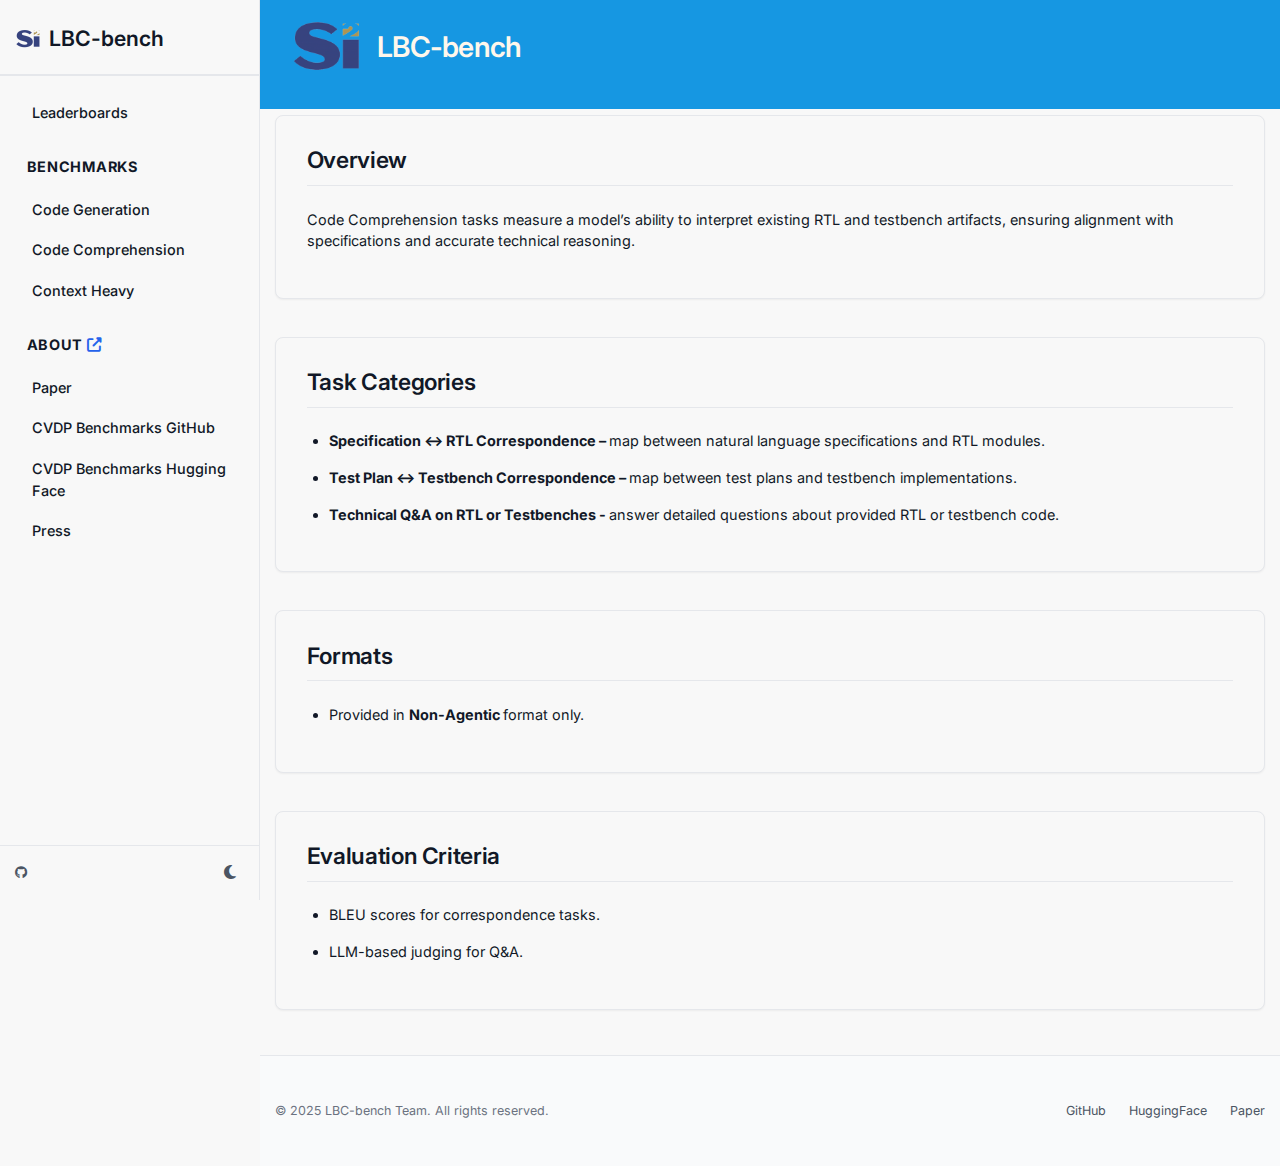
<file: code_comprehension.html>
<!DOCTYPE html>
<html lang="en">
<head>
    <meta charset="UTF-8">
    <meta name="viewport" content="width=device-width, initial-scale=1.0">
    <title>SWE-bench</title>
    <link rel="stylesheet" href="css/main.css">
    <link rel="stylesheet" href="https://cdnjs.cloudflare.com/ajax/libs/font-awesome/6.2.0/css/all.min.css">

    <script>
      // Initialize theme immediately to prevent flash
      (function() {
        const storedTheme = localStorage.getItem('theme');
        const prefersDark = window.matchMedia('(prefers-color-scheme: dark)').matches;
        if (storedTheme === 'dark' || (!storedTheme && prefersDark)) {
          document.documentElement.classList.add('dark-mode');
        }
      })();
    </script>
    
    
    <link rel="icon" href="favicon.ico" type="image/x-icon">

</head>
<body>
    <div class="sidebar-overlay"></div>
<header class="mobile-header">
    <a href="/" class="mobile-logo"><img src="img/si2logo.png" alt="LBC-bench logo" class="sidebar-logo-icon">LBC-bench</a>
    <button class="sidebar-opener" aria-label="Open menu">
        <i class="fas fa-bars"></i>
    </button>
</header>

<aside class="sidebar">
    <div class="sidebar-header">
         <a href="/" class="sidebar-logo"><img src="img/si2logo.png" alt="LBC-bench logo" class="sidebar-logo-icon">LBC-bench</a>
         <button class="mobile-nav-toggle" aria-label="Close menu">
             <i class="fas fa-times"></i>
         </button>
    </div>
    <nav class="sidebar-nav">
        <ul>
            <li><a href="index.html" class="nav-link" data-page="index">Leaderboards</a></li>
            <li class="nav-section-title">Benchmarks</li>
            <li><a href="code_generation.html" class="nav-link" data-page="original">Code Generation</a></li>
            <li><a href="code_comprehension.html" class="nav-link" data-page="lite">Code Comprehension</a></li>
            <li><a href="context_heavy.html" class="nav-link" data-page="docs">Context Heavy</a></li>

            <li class="nav-section-title">About <i class="fas fa-external-link-alt"></i></li>
            <li><a href="https://arxiv.org/pdf/2506.14074" class="nav-link" target="_blank">Paper </a></li>
            <li><a href="https://github.com/NVlabs/cvdp_benchmark" class="nav-link" target="_blank">CVDP Benchmarks GitHub</a></li>
            <li><a href="https://huggingface.co/datasets/nvidia/cvdp-benchmark-dataset" class="nav-link" target="_blank">CVDP Benchmarks Hugging Face</a></li>
            <li><a href="https://www.businesswire.com/news/home/20250806010450/en/Si2-Announces-Creation-of-the-Si2-LLM-Benchmarking-Coalition" class="nav-link" target="_blank">
                Press</a>
            </li>
        </ul>
    </nav>
    <div class="sidebar-footer">
        <a href="https://github.com/si2org/lbc-bench.github.io" target="_blank" rel="noopener noreferrer">
            <i class="fab fa-github"></i>
        </a>
        &nbsp;
        <button id="theme-toggle" class="theme-toggle" aria-label="Toggle dark mode">
            <i class="fas fa-moon"></i>
        </button>
    </div>
</aside>
    
    <div class="main-content">
        
    <header class="page-header">
        <div class="container">
            <div class="d-flex align-center mb-3">
                <img src="img/si2logo.png" alt="LBC Logo" style="height: 5em; width: auto; margin-right: 1em;">
                <h1 class="mb-0">LBC-bench</h1>
            </div>
        </div>
    </header>

    <div class="container">
        <section class="content-box">
            <h2>Overview</h2>
            <p>
                Code Comprehension tasks measure a model’s ability to interpret existing 
                RTL and testbench artifacts, ensuring alignment with specifications and 
                accurate technical reasoning.
            </p>
        </section>

        <!-- Resources Section -->
        <section class="content-box">
            <h2>Task Categories</h2>
            <ul>
                <li>
                    <p>
                        <strong>Specification ↔ RTL Correspondence – </strong> map between natural language specifications and RTL modules.
                    </p>
                </li>
                <li>
                    <p>
                        <strong>Test Plan ↔ Testbench Correspondence – </strong> map between test plans and testbench implementations.
                    </p>
                </li>
                <li>
                    <p>
                        <strong>Technical Q&A on RTL or Testbenches - </strong> answer detailed questions about provided RTL or testbench code.
                    </p>
                </li>
            <ul>
        </section>

       <!-- Formats Section -->
        <section class="content-box">
            <h2>Formats</h2>
            <ul>
                <li>
                    <p>
                        Provided in <strong>Non-Agentic </strong> format only.
                    </p>
                </li>
            <ul>
        </section>

        <!-- Evaluation Criteria Section -->
        <section id="evaluation_criteria" class="content-box">
            <h2>Evaluation Criteria</h2>
            <ul>
                <li>
                    <p>BLEU scores for correspondence tasks.</p>
                </li>
                <li>
                    <p>LLM-based judging for Q&A.</p>
                </li>
            <ul>
        </section>
    </div>

        
        <footer class="footer">
            <div class="container">
                <div class="footer-content">
                    <div class="footer-copyright">
                        &copy; 2025 LBC-bench Team. All rights reserved.
                    </div>
                    <div class="footer-links">
                        <a href="https://github.com/si2org/lbc-bench.github.io" target="_blank">GitHub</a>
                        <a href="https://huggingface.co/datasets/nvidia/cvdp-benchmark-dataset" target="_blank">HuggingFace</a>
                        <a href="https://arxiv.org/pdf/2506.14074" target="_blank">Paper</a>
                    </div>
                </div>
            </div>
        </footer>
    </div>

    <dialog id="popup" class="card">
    <p id="popup-content" class="text-secondary" style="white-space: pre-line;"></p>
    <form method="dialog" style="text-align: center;">
        <button>Close</button>
    </form>
    </dialog>

    <script>
        function openPopup(el) {
        const dialog = document.getElementById('popup');
        const content = document.getElementById('popup-content');

        content.textContent = el.dataset.popupText;
        dialog.showModal();
    }
    </script>

    <!-- Common JS files -->
    <script src="js/mainResults.js"></script>
    <script src="js/citation.js"></script>
    <script src="js/citationFormat.js"></script>
    
    <!-- Page-specific JS files will be injected here -->
    

    <script>
        function initTheme() {
            const themeToggle = document.getElementById('theme-toggle');
            const prefersDarkScheme = window.matchMedia('(prefers-color-scheme: dark)');
            const storedTheme = localStorage.getItem('theme');
            
            if (storedTheme === 'dark' || (!storedTheme && prefersDarkScheme.matches)) {
                document.body.classList.add('dark-mode');
            }
            
            if (themeToggle) {
                themeToggle.addEventListener('click', () => {
                    document.body.classList.toggle('dark-mode');
                    
                    const isDarkMode = document.body.classList.contains('dark-mode');
                    localStorage.setItem('theme', isDarkMode ? 'dark' : 'light');
                });
            }
            
            prefersDarkScheme.addEventListener('change', (e) => {
                if (!localStorage.getItem('theme')) {
                    if (e.matches) {
                        document.body.classList.add('dark-mode');
                    } else {
                        document.body.classList.remove('dark-mode');
                    }
                }
            });
        }
        
        document.addEventListener('DOMContentLoaded', function() {
            initTheme();
            
            const currentPath = window.location.pathname;
            const currentPage = currentPath.split('/').pop().split('.')[0] || 'index';
            
            const navLinks = document.querySelectorAll('.nav-link');
            navLinks.forEach(link => {
                const linkPage = link.getAttribute('data-page');
                if (linkPage === currentPage) {
                    link.classList.add('active');
                }
                
                if (currentPage === 'index' && window.location.hash) {
                    const currentHash = window.location.hash.substring(1);
                    if (linkPage === currentHash) {
                        link.classList.add('active');
                    }
                }
            });
            
            const sidebarOpener = document.querySelector('.sidebar-opener');
            const sidebarCloser = document.querySelector('.sidebar .mobile-nav-toggle');
            const sidebar = document.querySelector('.sidebar');
            const overlay = document.querySelector('.sidebar-overlay');
            
            if ((sidebarOpener || sidebarCloser) && sidebar && overlay) {
                function toggleMenu() {
                    sidebar.classList.toggle('open');
                    overlay.classList.toggle('active');
                }
                
                function openMenu() {
                    sidebar.classList.add('open');
                    overlay.classList.add('active');
                }
                
                function closeMenu() {
                    sidebar.classList.remove('open');
                    overlay.classList.remove('active');
                }
                
                if (sidebarOpener) {
                    sidebarOpener.addEventListener('click', function(e) {
                        e.preventDefault();
                        openMenu();
                    });
                }
                
                if (sidebarCloser) {
                    sidebarCloser.addEventListener('click', function(e) {
                        e.preventDefault();
                        closeMenu();
                    });
                }
                
                overlay.addEventListener('click', function(e) {
                    e.preventDefault();
                    closeMenu();
                });
                
                navLinks.forEach(link => {
                    link.addEventListener('click', () => {
                        if (sidebar.classList.contains('open')) {
                            closeMenu();
                        }
                    });
                });
                
                document.addEventListener('keydown', function(e) {
                    if (e.key === 'Escape' && sidebar.classList.contains('open')) {
                        closeMenu();
                    }
                });
            }
        });
    </script>

    
    <!-- Citation functionality now provided by citation.js and citationFormat.js loaded in base.html -->

</body>
</html>
</file>
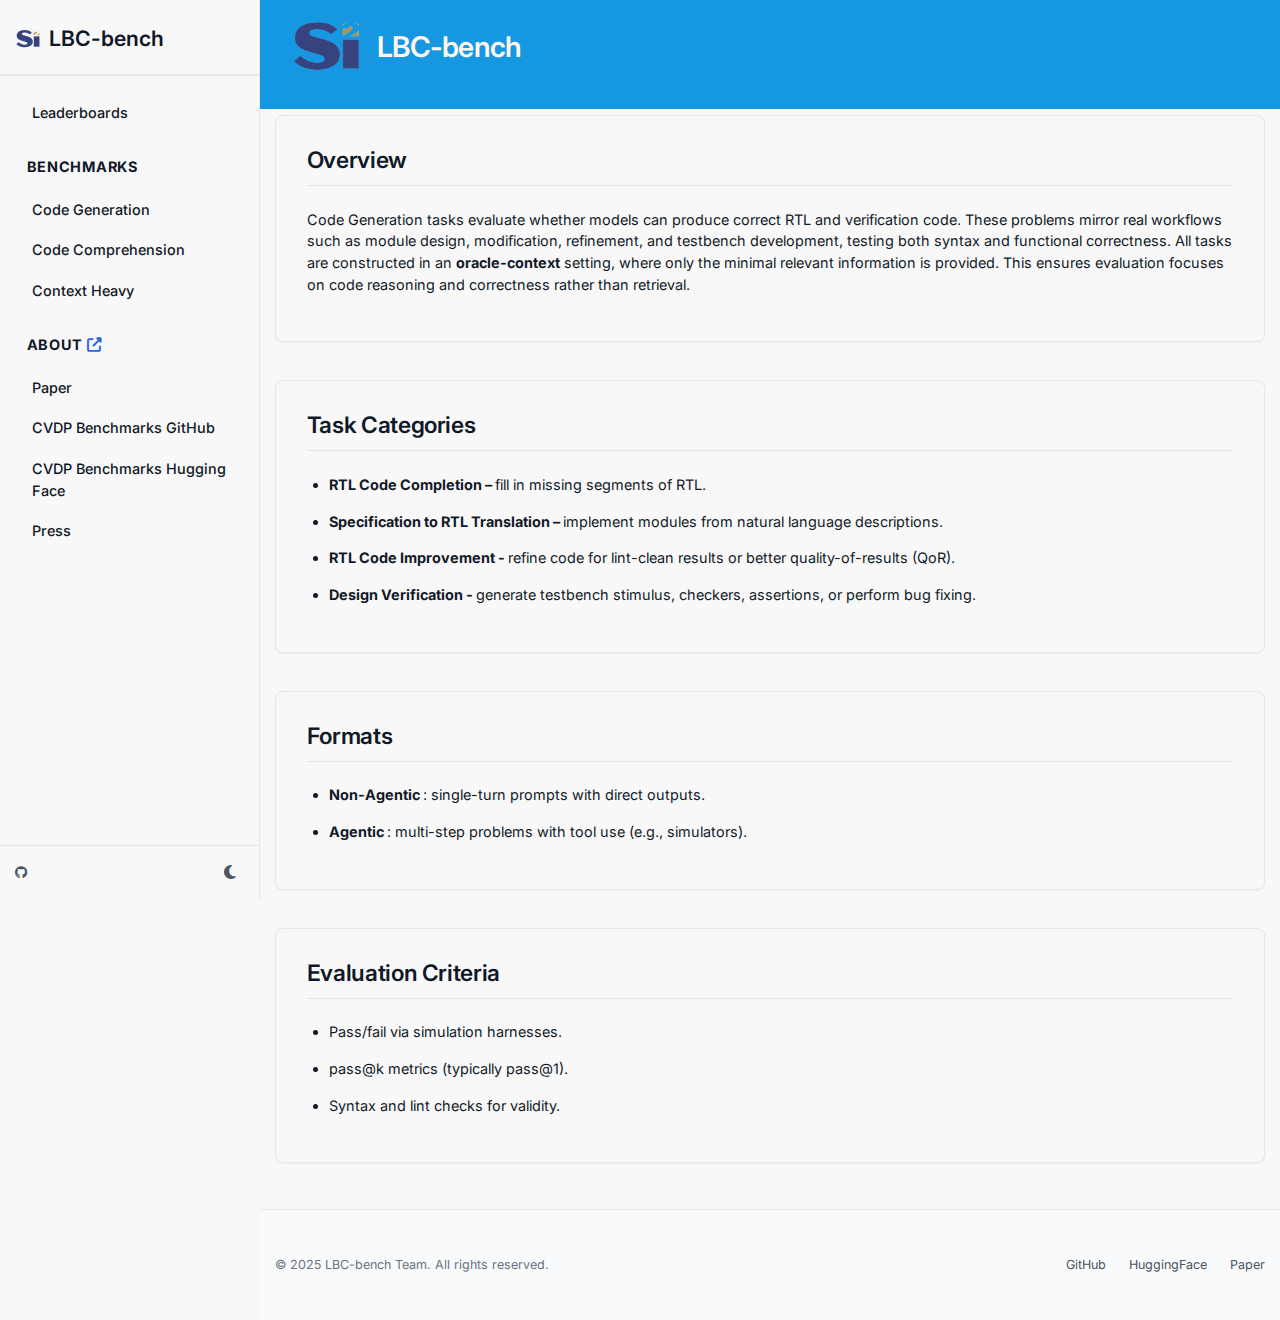
<file: code_generation.html>
<!DOCTYPE html>
<html lang="en">
<head>
    <meta charset="UTF-8">
    <meta name="viewport" content="width=device-width, initial-scale=1.0">
    <title>SWE-bench</title>
    <link rel="stylesheet" href="css/main.css">
    <link rel="stylesheet" href="https://cdnjs.cloudflare.com/ajax/libs/font-awesome/6.2.0/css/all.min.css">

    <script>
      // Initialize theme immediately to prevent flash
      (function() {
        const storedTheme = localStorage.getItem('theme');
        const prefersDark = window.matchMedia('(prefers-color-scheme: dark)').matches;
        if (storedTheme === 'dark' || (!storedTheme && prefersDark)) {
          document.documentElement.classList.add('dark-mode');
        }
      })();
    </script>
    
    
    <link rel="icon" href="favicon.ico" type="image/x-icon">

</head>
<body>
    <div class="sidebar-overlay"></div>
<header class="mobile-header">
    <a href="/" class="mobile-logo"><img src="img/si2logo.png" alt="LBC-bench logo" class="sidebar-logo-icon">LBC-bench</a>
    <button class="sidebar-opener" aria-label="Open menu">
        <i class="fas fa-bars"></i>
    </button>
</header>

<aside class="sidebar">
    <div class="sidebar-header">
         <a href="/" class="sidebar-logo"><img src="img/si2logo.png" alt="LBC-bench logo" class="sidebar-logo-icon">LBC-bench</a>
         <button class="mobile-nav-toggle" aria-label="Close menu">
             <i class="fas fa-times"></i>
         </button>
    </div>
    <nav class="sidebar-nav">
        <ul>
            <li><a href="index.html" class="nav-link" data-page="index">Leaderboards</a></li>
            <li class="nav-section-title">Benchmarks</li>
            <li><a href="code_generation.html" class="nav-link" data-page="original">Code Generation</a></li>
            <li><a href="code_comprehension.html" class="nav-link" data-page="lite">Code Comprehension</a></li>
            <li><a href="context_heavy.html" class="nav-link" data-page="docs">Context Heavy</a></li>

            <li class="nav-section-title">About <i class="fas fa-external-link-alt"></i></li>
            <li><a href="https://arxiv.org/pdf/2506.14074" class="nav-link" target="_blank">Paper </a></li>
            <li><a href="https://github.com/NVlabs/cvdp_benchmark" class="nav-link" target="_blank">CVDP Benchmarks GitHub</a></li>
            <li><a href="https://huggingface.co/datasets/nvidia/cvdp-benchmark-dataset" class="nav-link" target="_blank">CVDP Benchmarks Hugging Face</a></li>
            <li><a href="https://www.businesswire.com/news/home/20250806010450/en/Si2-Announces-Creation-of-the-Si2-LLM-Benchmarking-Coalition" class="nav-link" target="_blank">
                Press</a>
            </li>
        </ul>
    </nav>
    <div class="sidebar-footer">
        <a href="https://github.com/si2org/lbc-bench.github.io" target="_blank" rel="noopener noreferrer">
            <i class="fab fa-github"></i>
        </a>
        &nbsp;
        <button id="theme-toggle" class="theme-toggle" aria-label="Toggle dark mode">
            <i class="fas fa-moon"></i>
        </button>
    </div>
</aside>
    
    <div class="main-content">
        
    <header class="page-header">
        <div class="container">
            <div class="d-flex align-center mb-3">
                <img src="img/si2logo.png" alt="LBC Logo" style="height: 5em; width: auto; margin-right: 1em;">
                <h1 class="mb-0">LBC-bench</h1>
            </div>
        </div>
    </header>

    <div class="container">
        <section class="content-box">
            <h2>Overview</h2>
            <p>
                Code Generation tasks evaluate whether models can produce correct RTL and 
                verification code. These problems mirror real workflows such as module design, 
                modification, refinement, and testbench development, testing both syntax and 
                functional correctness. All tasks are constructed in an <strong>oracle-context</strong> setting, 
                where only the minimal relevant information is provided. This ensures evaluation 
                focuses on code reasoning and correctness rather than retrieval.
            </p>
        </section>

        <!-- Resources Section -->
        <section class="content-box">
            <h2>Task Categories</h2>
            <ul>
                <li>
                    <p>
                        <strong>RTL Code Completion – </strong> fill in missing segments of RTL.
                    </p>
                </li>
                <li>
                    <p>
                        <strong>Specification to RTL Translation – </strong> implement modules from natural language descriptions.
                    </p>
                </li>
                <li>
                    <p>
                        <strong>RTL Code Improvement - </strong> refine code for lint-clean results or better quality-of-results (QoR).
                    </p>
                </li>
                <li>
                    <p>
                        <strong>Design Verification - </strong> generate testbench stimulus, checkers, assertions, or perform bug fixing.
                    </p>
                </li>
            <ul>
        </section>

       <!-- Formats Section -->
        <section class="content-box">
            <h2>Formats</h2>
            <ul>
                <li>
                    <p>
                        <strong>Non-Agentic </strong>: single-turn prompts with direct outputs.
                    </p>
                </li>
                <li>
                    <p>
                        <strong>Agentic </strong>: multi-step problems with tool use (e.g., simulators).
                    </p>
                </li>
            <ul>
        </section>

        <!-- Evaluation Criteria Section -->
        <section id="evaluation_criteria" class="content-box">
            <h2>Evaluation Criteria</h2>
            <ul>
                <li>
                    <p>Pass/fail via simulation harnesses.</p>
                </li>
                <li>
                    <p>pass@k metrics (typically pass@1).</p>
                </li>
                <li>
                    <p>Syntax and lint checks for validity.</p>
                </li>
            <ul>
        </section>
    </div>

        
        <footer class="footer">
            <div class="container">
                <div class="footer-content">
                    <div class="footer-copyright">
                        &copy; 2025 LBC-bench Team. All rights reserved.
                    </div>
                    <div class="footer-links">
                        <a href="https://github.com/si2org/lbc-bench.github.io" target="_blank">GitHub</a>
                        <a href="https://huggingface.co/datasets/nvidia/cvdp-benchmark-dataset" target="_blank">HuggingFace</a>
                        <a href="https://arxiv.org/pdf/2506.14074" target="_blank">Paper</a>
                    </div>
                </div>
            </div>
        </footer>
    </div>

    <dialog id="popup" class="card">
    <p id="popup-content" class="text-secondary" style="white-space: pre-line;"></p>
    <form method="dialog" style="text-align: center;">
        <button>Close</button>
    </form>
    </dialog>

    <script>
        function openPopup(el) {
        const dialog = document.getElementById('popup');
        const content = document.getElementById('popup-content');

        content.textContent = el.dataset.popupText;
        dialog.showModal();
    }
    </script>

    <!-- Common JS files -->
    <script src="js/mainResults.js"></script>
    <script src="js/citation.js"></script>
    <script src="js/citationFormat.js"></script>
    
    <!-- Page-specific JS files will be injected here -->
    

    <script>
        function initTheme() {
            const themeToggle = document.getElementById('theme-toggle');
            const prefersDarkScheme = window.matchMedia('(prefers-color-scheme: dark)');
            const storedTheme = localStorage.getItem('theme');
            
            if (storedTheme === 'dark' || (!storedTheme && prefersDarkScheme.matches)) {
                document.documentElement.classList.add('dark-mode');
            }
            
            if (themeToggle) {
                themeToggle.addEventListener('click', () => {
                    document.documentElement.classList.toggle('dark-mode');
                    
                    const isDarkMode = document.documentElement.classList.contains('dark-mode');
                    localStorage.setItem('theme', isDarkMode ? 'dark' : 'light');
                });
            }
            
            prefersDarkScheme.addEventListener('change', (e) => {
                if (!localStorage.getItem('theme')) {
                    if (e.matches) {
                        document.documentElement.classList.add('dark-mode');
                    } else {
                        document.documentElement.classList.remove('dark-mode');
                    }
                }
            });
        }
        
        document.addEventListener('DOMContentLoaded', function() {
            initTheme();
            
            const currentPath = window.location.pathname;
            const currentPage = currentPath.split('/').pop().split('.')[0] || 'index';
            
            const navLinks = document.querySelectorAll('.nav-link');
            navLinks.forEach(link => {
                const linkPage = link.getAttribute('data-page');
                if (linkPage === currentPage) {
                    link.classList.add('active');
                }
                
                if (currentPage === 'index' && window.location.hash) {
                    const currentHash = window.location.hash.substring(1);
                    if (linkPage === currentHash) {
                        link.classList.add('active');
                    }
                }
            });
            
            const sidebarOpener = document.querySelector('.sidebar-opener');
            const sidebarCloser = document.querySelector('.sidebar .mobile-nav-toggle');
            const sidebar = document.querySelector('.sidebar');
            const overlay = document.querySelector('.sidebar-overlay');
            
            if ((sidebarOpener || sidebarCloser) && sidebar && overlay) {
                function toggleMenu() {
                    sidebar.classList.toggle('open');
                    overlay.classList.toggle('active');
                }
                
                function openMenu() {
                    sidebar.classList.add('open');
                    overlay.classList.add('active');
                }
                
                function closeMenu() {
                    sidebar.classList.remove('open');
                    overlay.classList.remove('active');
                }
                
                if (sidebarOpener) {
                    sidebarOpener.addEventListener('click', function(e) {
                        e.preventDefault();
                        openMenu();
                    });
                }
                
                if (sidebarCloser) {
                    sidebarCloser.addEventListener('click', function(e) {
                        e.preventDefault();
                        closeMenu();
                    });
                }
                
                overlay.addEventListener('click', function(e) {
                    e.preventDefault();
                    closeMenu();
                });
                
                navLinks.forEach(link => {
                    link.addEventListener('click', () => {
                        if (sidebar.classList.contains('open')) {
                            closeMenu();
                        }
                    });
                });
                
                document.addEventListener('keydown', function(e) {
                    if (e.key === 'Escape' && sidebar.classList.contains('open')) {
                        closeMenu();
                    }
                });
            }
        });
    </script>

    
    <!-- Citation functionality now provided by citation.js and citationFormat.js loaded in base.html -->

</body>
</html>
</file>
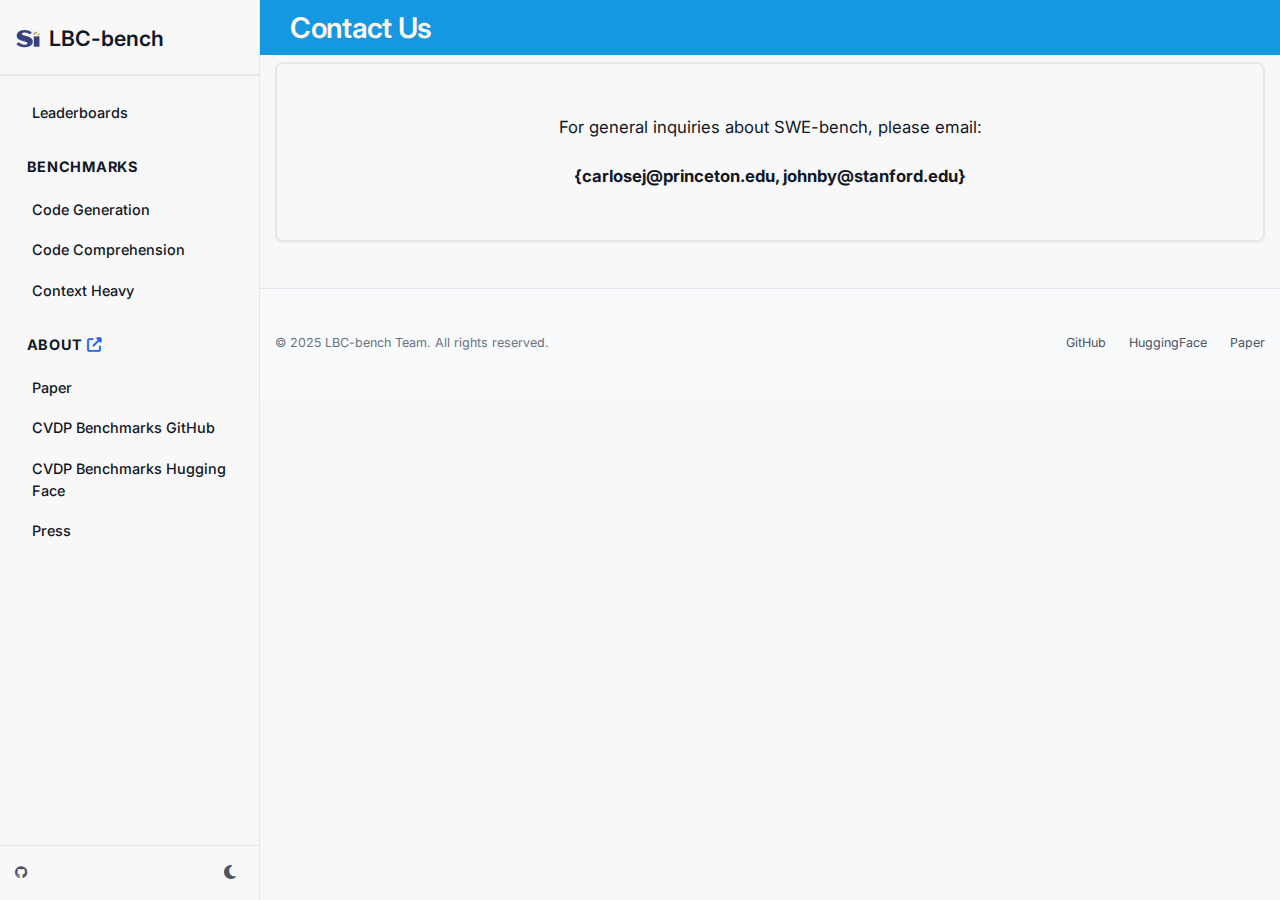
<file: contact.html>
<!DOCTYPE html>
<html lang="en">
<head>
    <meta charset="UTF-8">
    <meta name="viewport" content="width=device-width, initial-scale=1.0">
    <title>Contact SWE-bench Team</title>
    <link rel="stylesheet" href="css/main.css">
    <link rel="stylesheet" href="https://cdnjs.cloudflare.com/ajax/libs/font-awesome/6.2.0/css/all.min.css">

    <script>
      // Initialize theme immediately to prevent flash
      (function() {
        const storedTheme = localStorage.getItem('theme');
        const prefersDark = window.matchMedia('(prefers-color-scheme: dark)').matches;
        if (storedTheme === 'dark' || (!storedTheme && prefersDark)) {
          document.documentElement.classList.add('dark-mode');
        }
      })();
    </script>
    
    
    <link rel="icon" href="favicon.ico" type="image/x-icon">

</head>
<body>
    <div class="sidebar-overlay"></div>
<header class="mobile-header">
    <a href="/" class="mobile-logo"><img src="img/si2logo.png" alt="LBC-bench logo" class="sidebar-logo-icon">LBC-bench</a>
    <button class="sidebar-opener" aria-label="Open menu">
        <i class="fas fa-bars"></i>
    </button>
</header>

<aside class="sidebar">
    <div class="sidebar-header">
         <a href="/" class="sidebar-logo"><img src="img/si2logo.png" alt="LBC-bench logo" class="sidebar-logo-icon">LBC-bench</a>
         <button class="mobile-nav-toggle" aria-label="Close menu">
             <i class="fas fa-times"></i>
         </button>
    </div>
    <nav class="sidebar-nav">
        <ul>
            <li><a href="index.html" class="nav-link" data-page="index">Leaderboards</a></li>
            <li class="nav-section-title">Benchmarks</li>
            <li><a href="code_generation.html" class="nav-link" data-page="original">Code Generation</a></li>
            <li><a href="code_comprehension.html" class="nav-link" data-page="lite">Code Comprehension</a></li>
            <li><a href="context_heavy.html" class="nav-link" data-page="docs">Context Heavy</a></li>

            <li class="nav-section-title">About <i class="fas fa-external-link-alt"></i></li>
            <li><a href="https://arxiv.org/pdf/2506.14074" class="nav-link" target="_blank">Paper </a></li>
            <li><a href="https://github.com/NVlabs/cvdp_benchmark" class="nav-link" target="_blank">CVDP Benchmarks GitHub</a></li>
            <li><a href="https://huggingface.co/datasets/nvidia/cvdp-benchmark-dataset" class="nav-link" target="_blank">CVDP Benchmarks Hugging Face</a></li>
            <li><a href="https://www.businesswire.com/news/home/20250806010450/en/Si2-Announces-Creation-of-the-Si2-LLM-Benchmarking-Coalition" class="nav-link" target="_blank">
                Press</a>
            </li>
        </ul>
    </nav>
    <div class="sidebar-footer">
        <a href="https://github.com/si2org/lbc-bench.github.io" target="_blank" rel="noopener noreferrer">
            <i class="fab fa-github"></i>
        </a>
        &nbsp;
        <button id="theme-toggle" class="theme-toggle" aria-label="Toggle dark mode">
            <i class="fas fa-moon"></i>
        </button>
    </div>
</aside>
    
    <div class="main-content">
        
    <header class="page-header">
        <div class="container">
            <h1>Contact Us</h1>
        </div>
    </header>

    <section class="container">
        <div class="content-section">
            <div class="contact-container">
                <p>For general inquiries about SWE-bench, please email:</p>
                <p>
                    <a href="mailto:carlosej@princeton.edu,johnby@stanford.edu">{carlosej@princeton.edu, johnby@stanford.edu}</a>
                </p>
            </div>
        </div>
    </section>

        
        <footer class="footer">
            <div class="container">
                <div class="footer-content">
                    <div class="footer-copyright">
                        &copy; 2025 LBC-bench Team. All rights reserved.
                    </div>
                    <div class="footer-links">
                        <a href="https://github.com/si2org/lbc-bench.github.io" target="_blank">GitHub</a>
                        <a href="https://huggingface.co/datasets/nvidia/cvdp-benchmark-dataset" target="_blank">HuggingFace</a>
                        <a href="https://arxiv.org/pdf/2506.14074" target="_blank">Paper</a>
                    </div>
                </div>
            </div>
        </footer>
    </div>

    <dialog id="popup" class="card">
    <p id="popup-content" class="text-secondary" style="white-space: pre-line;"></p>
    <form method="dialog" style="text-align: center;">
        <button>Close</button>
    </form>
    </dialog>

    <script>
        function openPopup(el) {
        const dialog = document.getElementById('popup');
        const content = document.getElementById('popup-content');

        content.textContent = el.dataset.popupText;
        dialog.showModal();
    }
    </script>

    <!-- Common JS files -->
    <script src="js/mainResults.js"></script>
    <script src="js/citation.js"></script>
    <script src="js/citationFormat.js"></script>
    
    <!-- Page-specific JS files will be injected here -->
    

    <script>
        function initTheme() {
            const themeToggle = document.getElementById('theme-toggle');
            const prefersDarkScheme = window.matchMedia('(prefers-color-scheme: dark)');
            const storedTheme = localStorage.getItem('theme');
            
            if (storedTheme === 'dark' || (!storedTheme && prefersDarkScheme.matches)) {
                document.body.classList.add('dark-mode');
            }
            
            if (themeToggle) {
                themeToggle.addEventListener('click', () => {
                    document.body.classList.toggle('dark-mode');
                    
                    const isDarkMode = document.body.classList.contains('dark-mode');
                    localStorage.setItem('theme', isDarkMode ? 'dark' : 'light');
                });
            }
            
            prefersDarkScheme.addEventListener('change', (e) => {
                if (!localStorage.getItem('theme')) {
                    if (e.matches) {
                        document.body.classList.add('dark-mode');
                    } else {
                        document.body.classList.remove('dark-mode');
                    }
                }
            });
        }
        
        document.addEventListener('DOMContentLoaded', function() {
            initTheme();
            
            const currentPath = window.location.pathname;
            const currentPage = currentPath.split('/').pop().split('.')[0] || 'index';
            
            const navLinks = document.querySelectorAll('.nav-link');
            navLinks.forEach(link => {
                const linkPage = link.getAttribute('data-page');
                if (linkPage === currentPage) {
                    link.classList.add('active');
                }
                
                if (currentPage === 'index' && window.location.hash) {
                    const currentHash = window.location.hash.substring(1);
                    if (linkPage === currentHash) {
                        link.classList.add('active');
                    }
                }
            });
            
            const sidebarOpener = document.querySelector('.sidebar-opener');
            const sidebarCloser = document.querySelector('.sidebar .mobile-nav-toggle');
            const sidebar = document.querySelector('.sidebar');
            const overlay = document.querySelector('.sidebar-overlay');
            
            if ((sidebarOpener || sidebarCloser) && sidebar && overlay) {
                function toggleMenu() {
                    sidebar.classList.toggle('open');
                    overlay.classList.toggle('active');
                }
                
                function openMenu() {
                    sidebar.classList.add('open');
                    overlay.classList.add('active');
                }
                
                function closeMenu() {
                    sidebar.classList.remove('open');
                    overlay.classList.remove('active');
                }
                
                if (sidebarOpener) {
                    sidebarOpener.addEventListener('click', function(e) {
                        e.preventDefault();
                        openMenu();
                    });
                }
                
                if (sidebarCloser) {
                    sidebarCloser.addEventListener('click', function(e) {
                        e.preventDefault();
                        closeMenu();
                    });
                }
                
                overlay.addEventListener('click', function(e) {
                    e.preventDefault();
                    closeMenu();
                });
                
                navLinks.forEach(link => {
                    link.addEventListener('click', () => {
                        if (sidebar.classList.contains('open')) {
                            closeMenu();
                        }
                    });
                });
                
                document.addEventListener('keydown', function(e) {
                    if (e.key === 'Escape' && sidebar.classList.contains('open')) {
                        closeMenu();
                    }
                });
            }
        });
    </script>

    
    <!-- Optional page-specific scripts -->
    
</body>
</html>
</file>
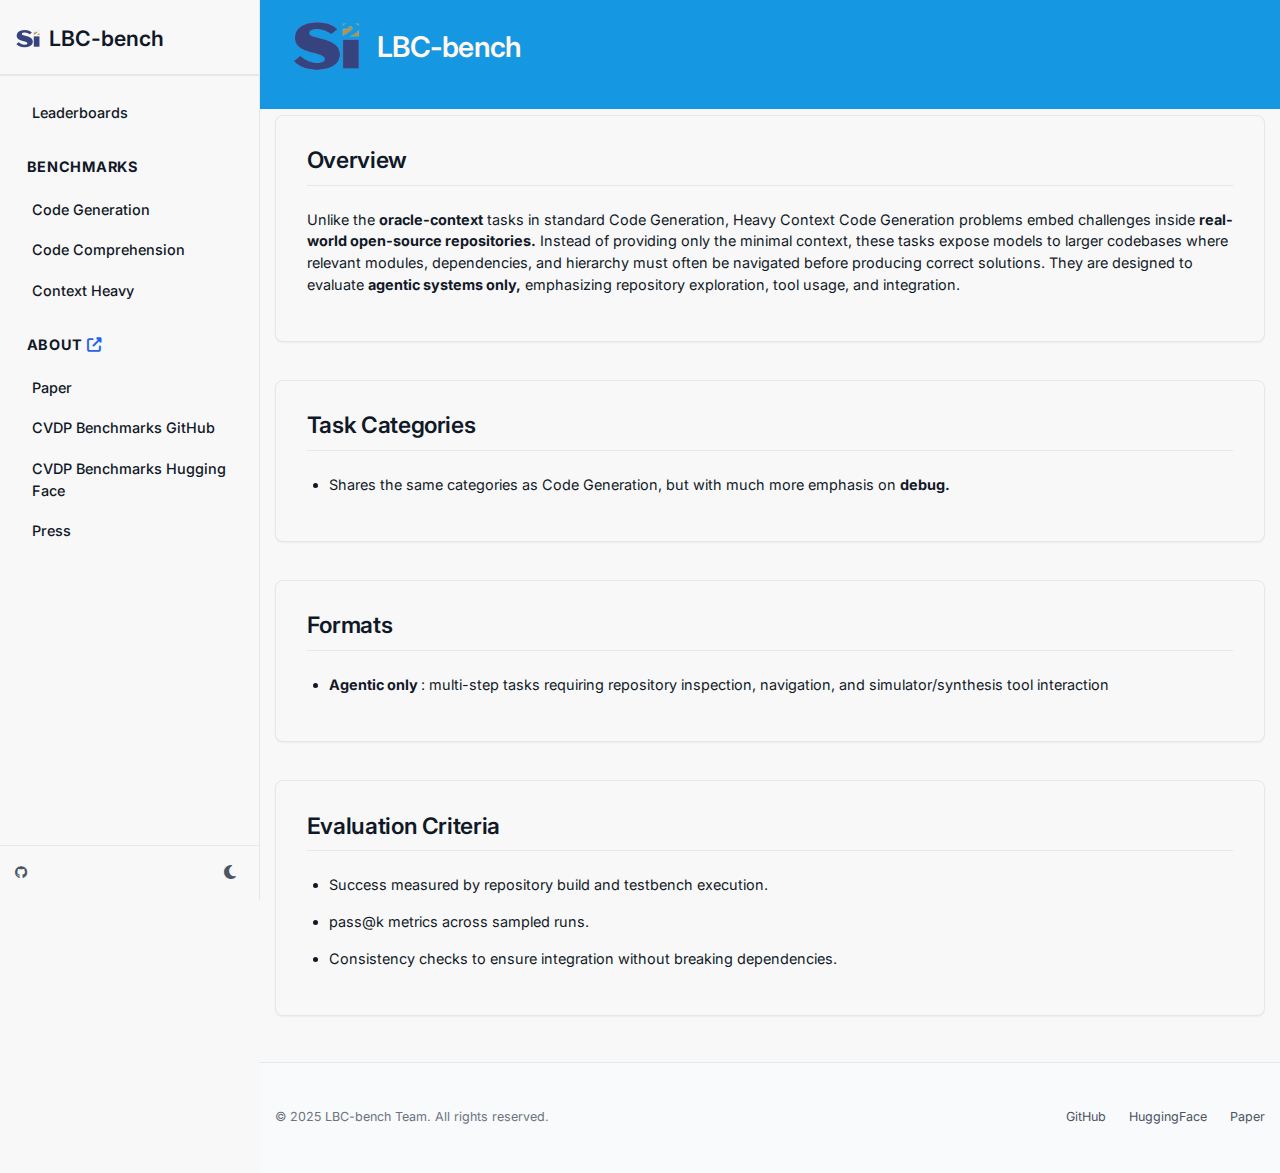
<file: context_heavy.html>
<!DOCTYPE html>
<html lang="en">
<head>
    <meta charset="UTF-8">
    <meta name="viewport" content="width=device-width, initial-scale=1.0">
    <title>SWE-bench</title>
    <link rel="stylesheet" href="css/main.css">
    <link rel="stylesheet" href="https://cdnjs.cloudflare.com/ajax/libs/font-awesome/6.2.0/css/all.min.css">

    <script>
      // Initialize theme immediately to prevent flash
      (function() {
        const storedTheme = localStorage.getItem('theme');
        const prefersDark = window.matchMedia('(prefers-color-scheme: dark)').matches;
        if (storedTheme === 'dark' || (!storedTheme && prefersDark)) {
          document.documentElement.classList.add('dark-mode');
        }
      })();
    </script>
    
    
    <link rel="icon" href="favicon.ico" type="image/x-icon">

</head>
<body>
    <div class="sidebar-overlay"></div>
<header class="mobile-header">
    <a href="/" class="mobile-logo"><img src="img/si2logo.png" alt="LBC-bench logo" class="sidebar-logo-icon">LBC-bench</a>
    <button class="sidebar-opener" aria-label="Open menu">
        <i class="fas fa-bars"></i>
    </button>
</header>

<aside class="sidebar">
    <div class="sidebar-header">
         <a href="/" class="sidebar-logo"><img src="img/si2logo.png" alt="LBC-bench logo" class="sidebar-logo-icon">LBC-bench</a>
         <button class="mobile-nav-toggle" aria-label="Close menu">
             <i class="fas fa-times"></i>
         </button>
    </div>
    <nav class="sidebar-nav">
        <ul>
            <li><a href="index.html" class="nav-link" data-page="index">Leaderboards</a></li>
            <li class="nav-section-title">Benchmarks</li>
            <li><a href="code_generation.html" class="nav-link" data-page="original">Code Generation</a></li>
            <li><a href="code_comprehension.html" class="nav-link" data-page="lite">Code Comprehension</a></li>
            <li><a href="context_heavy.html" class="nav-link" data-page="docs">Context Heavy</a></li>

            <li class="nav-section-title">About <i class="fas fa-external-link-alt"></i></li>
            <li><a href="https://arxiv.org/pdf/2506.14074" class="nav-link" target="_blank">Paper </a></li>
            <li><a href="https://github.com/NVlabs/cvdp_benchmark" class="nav-link" target="_blank">CVDP Benchmarks GitHub</a></li>
            <li><a href="https://huggingface.co/datasets/nvidia/cvdp-benchmark-dataset" class="nav-link" target="_blank">CVDP Benchmarks Hugging Face</a></li>
            <li><a href="https://www.businesswire.com/news/home/20250806010450/en/Si2-Announces-Creation-of-the-Si2-LLM-Benchmarking-Coalition" class="nav-link" target="_blank">
                Press</a>
            </li>
        </ul>
    </nav>
    <div class="sidebar-footer">
        <a href="https://github.com/si2org/lbc-bench.github.io" target="_blank" rel="noopener noreferrer">
            <i class="fab fa-github"></i>
        </a>
        &nbsp;
        <button id="theme-toggle" class="theme-toggle" aria-label="Toggle dark mode">
            <i class="fas fa-moon"></i>
        </button>
    </div>
</aside>
    
    <div class="main-content">
        
    <header class="page-header">
        <div class="container">
            <div class="d-flex align-center mb-3">
                <img src="img/si2logo.png" alt="LBC Logo" style="height: 5em; width: auto; margin-right: 1em;">
                <h1 class="mb-0">LBC-bench</h1>
            </div>
        </div>
    </header>

    <div class="container">
        <section class="content-box">
            <h2>Overview</h2>
            <p>
                Unlike the <strong>oracle-context</strong> tasks in standard Code Generation, 
                Heavy Context Code Generation problems embed challenges inside 
                <strong>real-world open-source repositories.</strong> 
                Instead of providing only the minimal context, these tasks expose models to larger 
                codebases where relevant modules, dependencies, and hierarchy must often 
                be navigated before producing correct solutions. They are designed to evaluate 
                <strong>agentic systems only,</strong> emphasizing repository exploration, 
                tool usage, and integration.
            </p>
        </section>

        <!-- Resources Section -->
        <section class="content-box">
            <h2>Task Categories</h2>
            <ul>
                <li>
                    <p>
                        Shares the same categories as Code Generation, but with much more emphasis on <strong>debug. </strong>
                    </p>
                </li>
            <ul>
        </section>

       <!-- Formats Section -->
        <section class="content-box">
            <h2>Formats</h2>
            <ul>
                <li>
                    <p>
                        <strong>Agentic only </strong>: multi-step tasks requiring repository inspection, navigation, and simulator/synthesis tool interaction
                    </p>
                </li>
            <ul>
        </section>

        <!-- Evaluation Criteria Section -->
        <section id="evaluation_criteria" class="content-box">
            <h2>Evaluation Criteria</h2>
            <ul>
                <li>
                    <p>Success measured by repository build and testbench execution.</p>
                </li>
                <li>
                    <p>pass@k metrics across sampled runs.</p>
                </li>
                <li>
                    <p>Consistency checks to ensure integration without breaking dependencies.</p>
                </li>
            <ul>
        </section>
    </div>

        
        <footer class="footer">
            <div class="container">
                <div class="footer-content">
                    <div class="footer-copyright">
                        &copy; 2025 LBC-bench Team. All rights reserved.
                    </div>
                    <div class="footer-links">
                        <a href="https://github.com/si2org/lbc-bench.github.io" target="_blank">GitHub</a>
                        <a href="https://huggingface.co/datasets/nvidia/cvdp-benchmark-dataset" target="_blank">HuggingFace</a>
                        <a href="https://arxiv.org/pdf/2506.14074" target="_blank">Paper</a>
                    </div>
                </div>
            </div>
        </footer>
    </div>

    <dialog id="popup" class="card">
    <p id="popup-content" class="text-secondary" style="white-space: pre-line;"></p>
    <form method="dialog" style="text-align: center;">
        <button>Close</button>
    </form>
    </dialog>

    <script>
        function openPopup(el) {
        const dialog = document.getElementById('popup');
        const content = document.getElementById('popup-content');

        content.textContent = el.dataset.popupText;
        dialog.showModal();
    }
    </script>

    <!-- Common JS files -->
    <script src="js/mainResults.js"></script>
    <script src="js/citation.js"></script>
    <script src="js/citationFormat.js"></script>
    
    <!-- Page-specific JS files will be injected here -->
    

    <script>
        function initTheme() {
            const themeToggle = document.getElementById('theme-toggle');
            const prefersDarkScheme = window.matchMedia('(prefers-color-scheme: dark)');
            const storedTheme = localStorage.getItem('theme');
            
            if (storedTheme === 'dark' || (!storedTheme && prefersDarkScheme.matches)) {
                document.documentElement.classList.add('dark-mode');
            }
            
            if (themeToggle) {
                themeToggle.addEventListener('click', () => {
                    document.documentElement.classList.toggle('dark-mode');
                    
                    const isDarkMode = document.documentElement.classList.contains('dark-mode');
                    localStorage.setItem('theme', isDarkMode ? 'dark' : 'light');
                });
            }
            
            prefersDarkScheme.addEventListener('change', (e) => {
                if (!localStorage.getItem('theme')) {
                    if (e.matches) {
                        document.documentElement.classList.add('dark-mode');
                    } else {
                        document.documentElement.classList.remove('dark-mode');
                    }
                }
            });
        }
        
        document.addEventListener('DOMContentLoaded', function() {
            initTheme();
            
            const currentPath = window.location.pathname;
            const currentPage = currentPath.split('/').pop().split('.')[0] || 'index';
            
            const navLinks = document.querySelectorAll('.nav-link');
            navLinks.forEach(link => {
                const linkPage = link.getAttribute('data-page');
                if (linkPage === currentPage) {
                    link.classList.add('active');
                }
                
                if (currentPage === 'index' && window.location.hash) {
                    const currentHash = window.location.hash.substring(1);
                    if (linkPage === currentHash) {
                        link.classList.add('active');
                    }
                }
            });
            
            const sidebarOpener = document.querySelector('.sidebar-opener');
            const sidebarCloser = document.querySelector('.sidebar .mobile-nav-toggle');
            const sidebar = document.querySelector('.sidebar');
            const overlay = document.querySelector('.sidebar-overlay');
            
            if ((sidebarOpener || sidebarCloser) && sidebar && overlay) {
                function toggleMenu() {
                    sidebar.classList.toggle('open');
                    overlay.classList.toggle('active');
                }
                
                function openMenu() {
                    sidebar.classList.add('open');
                    overlay.classList.add('active');
                }
                
                function closeMenu() {
                    sidebar.classList.remove('open');
                    overlay.classList.remove('active');
                }
                
                if (sidebarOpener) {
                    sidebarOpener.addEventListener('click', function(e) {
                        e.preventDefault();
                        openMenu();
                    });
                }
                
                if (sidebarCloser) {
                    sidebarCloser.addEventListener('click', function(e) {
                        e.preventDefault();
                        closeMenu();
                    });
                }
                
                overlay.addEventListener('click', function(e) {
                    e.preventDefault();
                    closeMenu();
                });
                
                navLinks.forEach(link => {
                    link.addEventListener('click', () => {
                        if (sidebar.classList.contains('open')) {
                            closeMenu();
                        }
                    });
                });
                
                document.addEventListener('keydown', function(e) {
                    if (e.key === 'Escape' && sidebar.classList.contains('open')) {
                        closeMenu();
                    }
                });
            }
        });
    </script>

    
    <!-- Citation functionality now provided by citation.js and citationFormat.js loaded in base.html -->

</body>
</html>
</file>
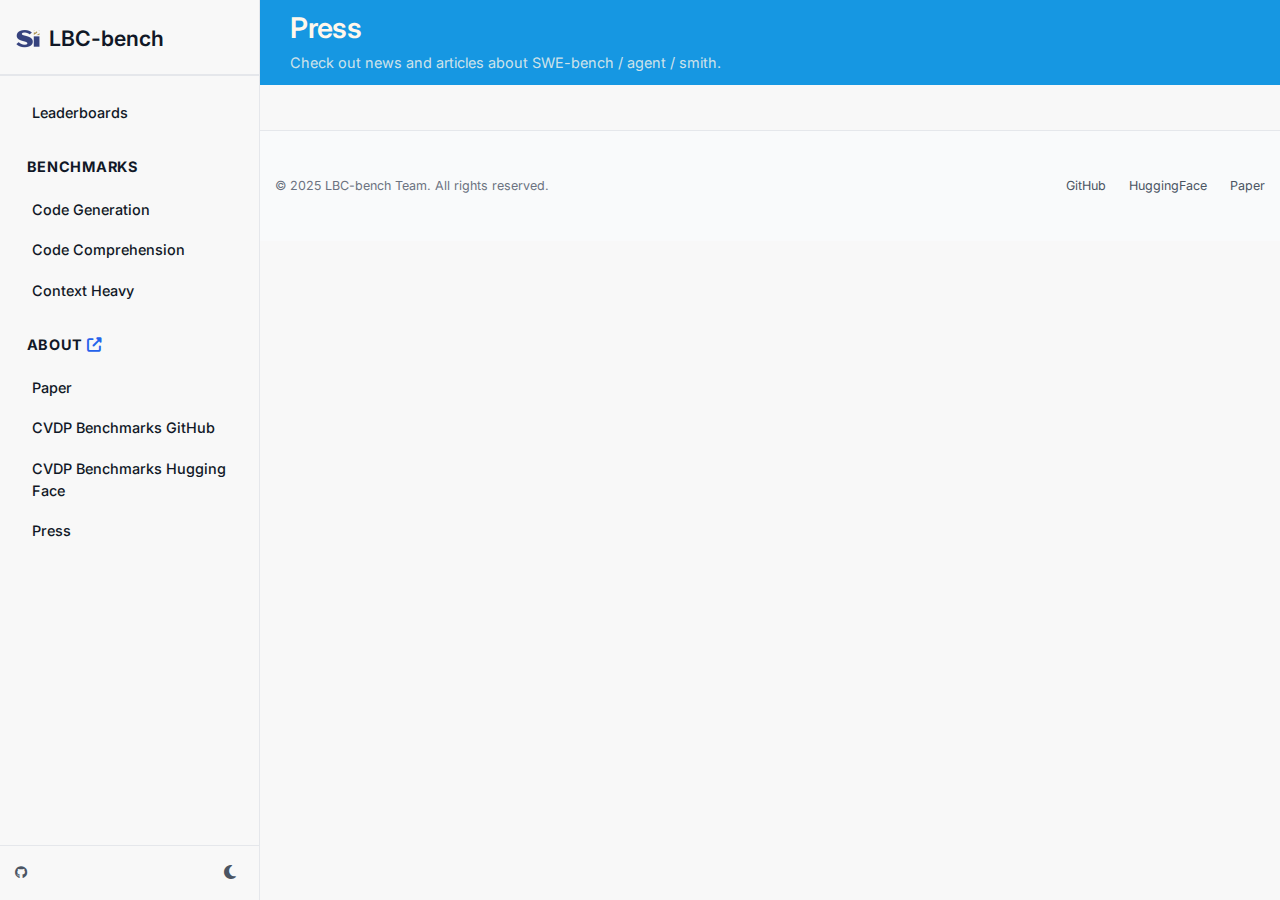
<file: press.html>
<!DOCTYPE html>
<html lang="en">
<head>
    <meta charset="UTF-8">
    <meta name="viewport" content="width=device-width, initial-scale=1.0">
    <title>SWE-bench Press</title>
    <link rel="stylesheet" href="css/main.css">
    <link rel="stylesheet" href="https://cdnjs.cloudflare.com/ajax/libs/font-awesome/6.2.0/css/all.min.css">

    <script>
      // Initialize theme immediately to prevent flash
      (function() {
        const storedTheme = localStorage.getItem('theme');
        const prefersDark = window.matchMedia('(prefers-color-scheme: dark)').matches;
        if (storedTheme === 'dark' || (!storedTheme && prefersDark)) {
          document.documentElement.classList.add('dark-mode');
        }
      })();
    </script>
    
    
    <link rel="icon" href="favicon.ico" type="image/x-icon">

</head>
<body>
    <div class="sidebar-overlay"></div>
<header class="mobile-header">
    <a href="/" class="mobile-logo"><img src="img/si2logo.png" alt="LBC-bench logo" class="sidebar-logo-icon">LBC-bench</a>
    <button class="sidebar-opener" aria-label="Open menu">
        <i class="fas fa-bars"></i>
    </button>
</header>

<aside class="sidebar">
    <div class="sidebar-header">
         <a href="/" class="sidebar-logo"><img src="img/si2logo.png" alt="LBC-bench logo" class="sidebar-logo-icon">LBC-bench</a>
         <button class="mobile-nav-toggle" aria-label="Close menu">
             <i class="fas fa-times"></i>
         </button>
    </div>
    <nav class="sidebar-nav">
        <ul>
            <li><a href="index.html" class="nav-link" data-page="index">Leaderboards</a></li>
            <li class="nav-section-title">Benchmarks</li>
            <li><a href="code_generation.html" class="nav-link" data-page="original">Code Generation</a></li>
            <li><a href="code_comprehension.html" class="nav-link" data-page="lite">Code Comprehension</a></li>
            <li><a href="context_heavy.html" class="nav-link" data-page="docs">Context Heavy</a></li>

            <li class="nav-section-title">About <i class="fas fa-external-link-alt"></i></li>
            <li><a href="https://arxiv.org/pdf/2506.14074" class="nav-link" target="_blank">Paper </a></li>
            <li><a href="https://github.com/NVlabs/cvdp_benchmark" class="nav-link" target="_blank">CVDP Benchmarks GitHub</a></li>
            <li><a href="https://huggingface.co/datasets/nvidia/cvdp-benchmark-dataset" class="nav-link" target="_blank">CVDP Benchmarks Hugging Face</a></li>
            <li><a href="https://www.businesswire.com/news/home/20250806010450/en/Si2-Announces-Creation-of-the-Si2-LLM-Benchmarking-Coalition" class="nav-link" target="_blank">
                Press</a>
            </li>
        </ul>
    </nav>
    <div class="sidebar-footer">
        <a href="https://github.com/si2org/lbc-bench.github.io" target="_blank" rel="noopener noreferrer">
            <i class="fab fa-github"></i>
        </a>
        &nbsp;
        <button id="theme-toggle" class="theme-toggle" aria-label="Toggle dark mode">
            <i class="fas fa-moon"></i>
        </button>
    </div>
</aside>
    
    <div class="main-content">
        
    <header class="page-header">
        <div class="container">
            <h1>Press</h1>
            <p>Check out news and articles about SWE-bench / agent / smith.</p>
        </div>
    </header>

    <section class="container">
        
    </section>

        
        <footer class="footer">
            <div class="container">
                <div class="footer-content">
                    <div class="footer-copyright">
                        &copy; 2025 LBC-bench Team. All rights reserved.
                    </div>
                    <div class="footer-links">
                        <a href="https://github.com/si2org/lbc-bench.github.io" target="_blank">GitHub</a>
                        <a href="https://huggingface.co/datasets/nvidia/cvdp-benchmark-dataset" target="_blank">HuggingFace</a>
                        <a href="https://arxiv.org/pdf/2506.14074" target="_blank">Paper</a>
                    </div>
                </div>
            </div>
        </footer>
    </div>

    <dialog id="popup" class="card">
    <p id="popup-content" class="text-secondary" style="white-space: pre-line;"></p>
    <form method="dialog" style="text-align: center;">
        <button>Close</button>
    </form>
    </dialog>

    <script>
        function openPopup(el) {
        const dialog = document.getElementById('popup');
        const content = document.getElementById('popup-content');

        content.textContent = el.dataset.popupText;
        dialog.showModal();
    }
    </script>

    <!-- Common JS files -->
    <script src="js/mainResults.js"></script>
    <script src="js/citation.js"></script>
    <script src="js/citationFormat.js"></script>
    
    <!-- Page-specific JS files will be injected here -->
    

    <script>
        function initTheme() {
            const themeToggle = document.getElementById('theme-toggle');
            const prefersDarkScheme = window.matchMedia('(prefers-color-scheme: dark)');
            const storedTheme = localStorage.getItem('theme');
            
            if (storedTheme === 'dark' || (!storedTheme && prefersDarkScheme.matches)) {
                document.documentElement.classList.add('dark-mode');
            }
            
            if (themeToggle) {
                themeToggle.addEventListener('click', () => {
                    document.documentElement.classList.toggle('dark-mode');
                    
                    const isDarkMode = document.documentElement.classList.contains('dark-mode');
                    localStorage.setItem('theme', isDarkMode ? 'dark' : 'light');
                });
            }
            
            prefersDarkScheme.addEventListener('change', (e) => {
                if (!localStorage.getItem('theme')) {
                    if (e.matches) {
                        document.documentElement.classList.add('dark-mode');
                    } else {
                        document.documentElement.classList.remove('dark-mode');
                    }
                }
            });
        }
        
        document.addEventListener('DOMContentLoaded', function() {
            initTheme();
            
            const currentPath = window.location.pathname;
            const currentPage = currentPath.split('/').pop().split('.')[0] || 'index';
            
            const navLinks = document.querySelectorAll('.nav-link');
            navLinks.forEach(link => {
                const linkPage = link.getAttribute('data-page');
                if (linkPage === currentPage) {
                    link.classList.add('active');
                }
                
                if (currentPage === 'index' && window.location.hash) {
                    const currentHash = window.location.hash.substring(1);
                    if (linkPage === currentHash) {
                        link.classList.add('active');
                    }
                }
            });
            
            const sidebarOpener = document.querySelector('.sidebar-opener');
            const sidebarCloser = document.querySelector('.sidebar .mobile-nav-toggle');
            const sidebar = document.querySelector('.sidebar');
            const overlay = document.querySelector('.sidebar-overlay');
            
            if ((sidebarOpener || sidebarCloser) && sidebar && overlay) {
                function toggleMenu() {
                    sidebar.classList.toggle('open');
                    overlay.classList.toggle('active');
                }
                
                function openMenu() {
                    sidebar.classList.add('open');
                    overlay.classList.add('active');
                }
                
                function closeMenu() {
                    sidebar.classList.remove('open');
                    overlay.classList.remove('active');
                }
                
                if (sidebarOpener) {
                    sidebarOpener.addEventListener('click', function(e) {
                        e.preventDefault();
                        openMenu();
                    });
                }
                
                if (sidebarCloser) {
                    sidebarCloser.addEventListener('click', function(e) {
                        e.preventDefault();
                        closeMenu();
                    });
                }
                
                overlay.addEventListener('click', function(e) {
                    e.preventDefault();
                    closeMenu();
                });
                
                navLinks.forEach(link => {
                    link.addEventListener('click', () => {
                        if (sidebar.classList.contains('open')) {
                            closeMenu();
                        }
                    });
                });
                
                document.addEventListener('keydown', function(e) {
                    if (e.key === 'Escape' && sidebar.classList.contains('open')) {
                        closeMenu();
                    }
                });
            }
        });
    </script>

    
    <!-- Optional page-specific scripts -->
    
</body>
</html>
</file>
<file: css/main.css>
/* Core styles */
@import 'core.css';

/* Layout components */
@import 'layout.css';

/* UI components */
@import 'components.css';

/* Page-specific styles */
@import 'pages.css';

/* Utilities */
@import 'utilities.css';

/* Leaderboard filters */
@import 'leaderboard-filters.css';
</file>
